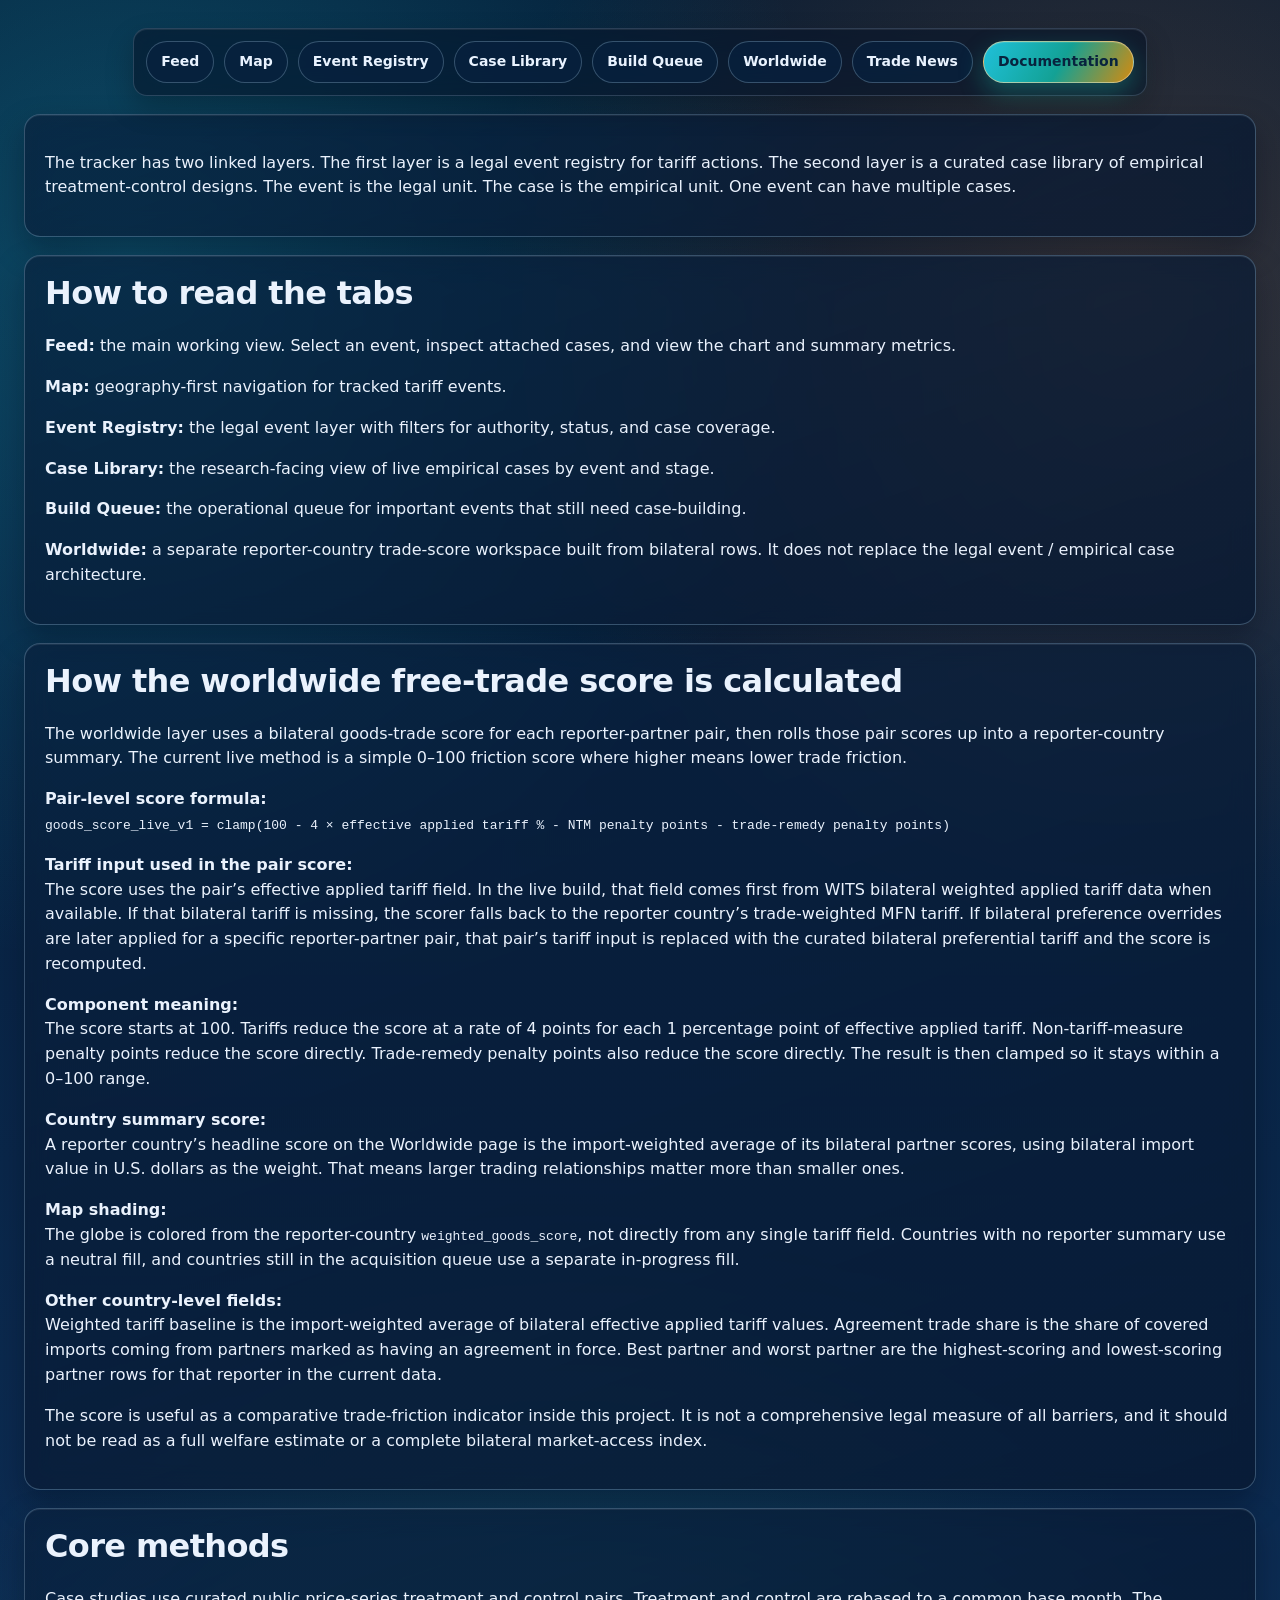
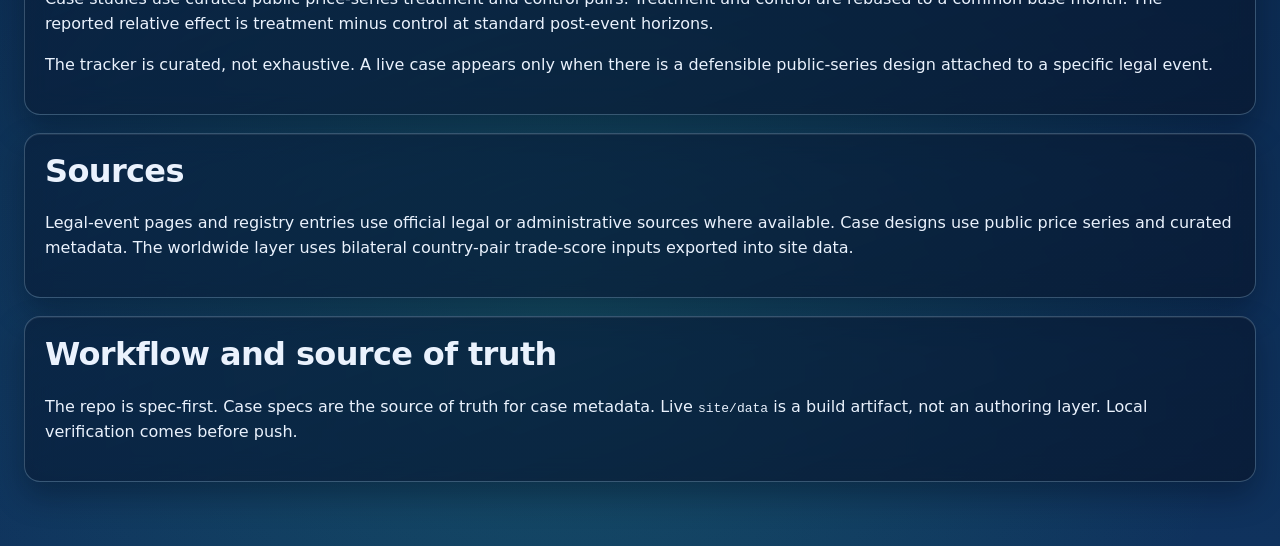
<file: site/docs.html>
﻿<!doctype html>
<html lang="en">
<head>
  <meta charset="UTF-8" />
  <meta name="viewport" content="width=device-width, initial-scale=1.0" />
  <title>Tariff Tracker — Documentation</title>
  <link rel="stylesheet" href="./style.css" />
</head>
<body>
  <main class="wrap">
    <nav class="section-nav" aria-label="Tracker sections">
      <a class="section-tab" href="./index.html?v=20260408d">Feed</a>
      <a class="section-tab" href="./map.html?v=20260408d">Map</a>
      <a class="section-tab" href="./registry.html?v=20260408d">Event Registry</a>
      <a class="section-tab" href="./cases.html?v=20260408d">Case Library</a>
      <a class="section-tab" href="./queue.html?v=20260408d">Build Queue</a>
      <a class="section-tab" href="./world.html?v=20260408d">Worldwide</a>
      <a class="section-tab" href="./news.html?v=20260408d">Trade News</a>
      <a class="section-tab is-active" href="./docs.html?v=20260408d">Documentation</a>
    </nav>

    <section class="panel">
      <p>
        The tracker has two linked layers. The first layer is a legal event registry for tariff actions.
        The second layer is a curated case library of empirical treatment-control designs. The event is the legal unit.
        The case is the empirical unit. One event can have multiple cases.
      </p>
    </section>

    <section class="panel">
      <div class="section-head">
        <div>
          <h2>How to read the tabs</h2>
        </div>
      </div>
      <p><strong>Feed:</strong> the main working view. Select an event, inspect attached cases, and view the chart and summary metrics.</p>
      <p><strong>Map:</strong> geography-first navigation for tracked tariff events.</p>
      <p><strong>Event Registry:</strong> the legal event layer with filters for authority, status, and case coverage.</p>
      <p><strong>Case Library:</strong> the research-facing view of live empirical cases by event and stage.</p>
      <p><strong>Build Queue:</strong> the operational queue for important events that still need case-building.</p>
      <p><strong>Worldwide:</strong> a separate reporter-country trade-score workspace built from bilateral rows. It does not replace the legal event / empirical case architecture.</p>
    </section>

    <section class="panel">
      <div class="section-head">
        <div>
          <h2>How the worldwide free-trade score is calculated</h2>
        </div>
      </div>
    
      <p>
        The worldwide layer uses a bilateral goods-trade score for each reporter-partner pair, then rolls those pair scores
        up into a reporter-country summary. The current live method is a simple 0–100 friction score where higher means
        lower trade friction.
      </p>
    
      <p>
        <strong>Pair-level score formula:</strong><br />
        <code>goods_score_live_v1 = clamp(100 - 4 × effective applied tariff % - NTM penalty points - trade-remedy penalty points)</code>
      </p>
    
      <p>
        <strong>Tariff input used in the pair score:</strong><br />
        The score uses the pair’s effective applied tariff field. In the live build, that field comes first from WITS bilateral
        weighted applied tariff data when available. If that bilateral tariff is missing, the scorer falls back to the reporter
        country’s trade-weighted MFN tariff. If bilateral preference overrides are later applied for a specific reporter-partner
        pair, that pair’s tariff input is replaced with the curated bilateral preferential tariff and the score is recomputed.
      </p>
    
      <p>
        <strong>Component meaning:</strong><br />
        The score starts at 100. Tariffs reduce the score at a rate of 4 points for each 1 percentage point of
        effective applied tariff. Non-tariff-measure penalty points reduce the score directly. Trade-remedy penalty points
        also reduce the score directly. The result is then clamped so it stays within a 0–100 range.
      </p>
    
      <p>
        <strong>Country summary score:</strong><br />
        A reporter country’s headline score on the Worldwide page is the import-weighted average of its bilateral partner
        scores, using bilateral import value in U.S. dollars as the weight. That means larger trading relationships matter
        more than smaller ones.
      </p>
    
      <p>
        <strong>Map shading:</strong><br />
        The globe is colored from the reporter-country <code>weighted_goods_score</code>, not directly from any single
        tariff field. Countries with no reporter summary use a neutral fill, and countries still in the acquisition queue
        use a separate in-progress fill.
      </p>
    
      <p>
        <strong>Other country-level fields:</strong><br />
        Weighted tariff baseline is the import-weighted average of bilateral effective applied tariff values. Agreement
        trade share is the share of covered imports coming from partners marked as having an agreement in force. Best partner
        and worst partner are the highest-scoring and lowest-scoring partner rows for that reporter in the current data.
      </p>
    
      <p>
        The score is useful as a comparative trade-friction indicator inside this project. It is not a comprehensive
        legal measure of all barriers, and it should not be read as a full welfare estimate or a complete bilateral
        market-access index.
      </p>
    </section>

    <section class="panel">
      <div class="section-head">
        <div>
          <h2>Core methods</h2>
        </div>
      </div>
      <p>
        Case studies use curated public price-series treatment and control pairs. Treatment and control are rebased to a common base month.
        The reported relative effect is treatment minus control at standard post-event horizons.
      </p>
      <p>
        The tracker is curated, not exhaustive. A live case appears only when there is a defensible public-series design attached to a specific legal event.
      </p>
    </section>

    <section class="panel">
      <div class="section-head">
        <div>
          <h2>Sources</h2>
        </div>
      </div>
      <p>
        Legal-event pages and registry entries use official legal or administrative sources where available.
        Case designs use public price series and curated metadata.
        The worldwide layer uses bilateral country-pair trade-score inputs exported into site data.
      </p>
    </section>

    <section class="panel">
      <div class="section-head">
        <div>
          <h2>Workflow and source of truth</h2>
        </div>
      </div>
      <p>
        The repo is spec-first. Case specs are the source of truth for case metadata.
        Live <code>site/data</code> is a build artifact, not an authoring layer.
        Local verification comes before push.
      </p>
    </section>
  </main>
</body>
</html>
</file>
<file: site/style.css>
body {
  font-family: Arial, sans-serif;
  margin: 0;
  background: #f5f5f5;
  color: #111;
}

.wrap {
  max-width: 1100px;
  margin: 0 auto;
  padding: 24px;
}

.panel {
  background: white;
  border: 1px solid #ddd;
  padding: 16px;
  margin-bottom: 16px;
  border-radius: 8px;
}

.sub {
  color: #666;
}

.controls {
  display: flex;
  gap: 24px;
  flex-wrap: wrap;
  align-items: end;
}

.control-block {
  display: flex;
  flex-direction: column;
  gap: 8px;
}

.control-actions {
  display: flex;
  align-items: end;
}

.secondary-button {
  padding: 9px 14px;
  border: 1px solid #ccc;
  border-radius: 6px;
  background: #f7f7f7;
  color: #111;
  font: inherit;
  cursor: pointer;
  white-space: nowrap;
}

.secondary-button:hover {
  background: #ececec;
}

.stats {
  display: flex;
  gap: 24px;
  margin-top: 14px;
  flex-wrap: wrap;
}

.stats div {
  display: flex;
  flex-direction: column;
  gap: 4px;
  min-width: 90px;
}

.diagnostics {
  margin-top: 18px;
  display: grid;
  grid-template-columns: repeat(auto-fit, minmax(180px, 1fr));
  gap: 12px;
}

.diag-card {
  border: 1px solid #e2e2e2;
  border-radius: 6px;
  padding: 10px 12px;
  background: #fafafa;
  display: flex;
  flex-direction: column;
  gap: 6px;
}

.methodology {
  margin-top: 18px;
}

.methodology h4 {
  margin-bottom: 8px;
}

.methodology p {
  margin: 0;
  line-height: 1.45;
}

.downloads {
  margin-top: 16px;
  display: flex;
  gap: 10px;
  flex-wrap: wrap;
}

.downloads a {
  display: inline-block;
  padding: 8px 12px;
  border: 1px solid #ccc;
  border-radius: 6px;
  background: #f7f7f7;
  color: #111;
  text-decoration: none;
  font-size: 14px;
}

.downloads a:hover {
  background: #ececec;
}

select,
input[type="text"] {
  padding: 8px;
  min-width: 320px;
  border: 1px solid #ccc;
  border-radius: 6px;
  font: inherit;
  background: white;
}

.meta {
  color: #444;
}

.source-line {
  color: #555;
  margin-top: 6px;
  margin-bottom: 0;
}

.source-line a,
.table-source-link {
  color: #1f5fbf;
  text-decoration: none;
}

.source-line a:hover,
.table-source-link:hover {
  text-decoration: underline;
}

.caveat {
  color: #666;
}

.robustness {
  color: #222;
  font-weight: 600;
}

#caseTitle {
  margin-top: 18px;
  margin-bottom: 6px;
}

.section-head {
  display: flex;
  justify-content: space-between;
  align-items: flex-end;
  gap: 16px;
  margin-bottom: 12px;
}

.section-head h2 {
  margin: 0 0 6px 0;
}

.portfolio-sub {
  margin: 0;
}

.summary-strip {
  display: grid;
  grid-template-columns: repeat(auto-fit, minmax(150px, 1fr));
  gap: 12px;
  margin-bottom: 14px;
}

.summary-card {
  border: 1px solid #e2e2e2;
  border-radius: 8px;
  background: #fafafa;
  padding: 12px;
  display: flex;
  flex-direction: column;
  gap: 6px;
}

.summary-label {
  font-size: 13px;
  color: #666;
}

.summary-card strong {
  font-size: 24px;
  font-variant-numeric: tabular-nums;
}

.filters-bar {
  display: flex;
  gap: 16px;
  flex-wrap: wrap;
  margin-bottom: 14px;
}

.toolbar-bar {
  display: flex;
  gap: 16px;
  flex-wrap: wrap;
  align-items: end;
  justify-content: space-between;
  margin-bottom: 14px;
}

.toolbar-actions {
  display: flex;
  gap: 10px;
  align-items: end;
}

.filter-block {
  display: flex;
  flex-direction: column;
  gap: 6px;
}

.search-block {
  flex: 1 1 320px;
}

.search-block input {
  min-width: 320px;
  width: 100%;
}

.filter-block select {
  min-width: 220px;
}

.table-wrap {
  overflow-x: auto;
}

.data-table {
  width: 100%;
  border-collapse: collapse;
  font-size: 14px;
}

.data-table th,
.data-table td {
  border-bottom: 1px solid #e6e6e6;
  padding: 10px 12px;
  text-align: left;
  vertical-align: top;
}

.data-table th {
  background: #fafafa;
  font-weight: 700;
  white-space: nowrap;
}

.data-table tbody tr:hover td {
  background: #fafafa;
}

.data-table tbody tr.is-clickable {
  cursor: pointer;
}

.data-table tbody tr.is-selected td {
  background: #e8f0ff;
}

.data-table tbody tr.is-selected:hover td {
  background: #e8f0ff;
}

.data-table tbody tr.is-selected td:first-child {
  box-shadow: inset 4px 0 0 #4a6cf7;
}

.data-table .num {
  font-variant-numeric: tabular-nums;
  white-space: nowrap;
}

.data-table .muted {
  color: #666;
}

.badge {
  display: inline-block;
  padding: 3px 8px;
  border-radius: 999px;
  border: 1px solid #d7d7d7;
  background: #fafafa;
  font-size: 12px;
  line-height: 1.2;
  white-space: nowrap;
}

.badge.sign-positive {
  border-color: #b9d9b9;
  background: #f3fbf3;
}

.badge.sign-negative {
  border-color: #e0c2c2;
  background: #fff5f5;
}

.badge.sign-mixed {
  border-color: #d9d1b4;
  background: #fffaf0;
}

.badge.conf-high {
  border-color: #b9d9b9;
  background: #f3fbf3;
}

.badge.conf-medium {
  border-color: #d9d1b4;
  background: #fffaf0;
}

.badge.conf-low {
  border-color: #e0c2c2;
  background: #fff5f5;
}

@media (max-width: 820px) {
  .wrap {
    padding: 16px;
  }

  select,
  input[type="text"] {
    min-width: 260px;
    width: 100%;
  }

  .control-block,
  .filter-block,
  .control-actions,
  .toolbar-actions {
    width: 100%;
  }

  .filter-block select,
  .search-block input {
    min-width: 260px;
  }

  .secondary-button {
    width: 100%;
  }
}

.hero-panel {
  display: grid;
  grid-template-columns: minmax(0, 2.1fr) minmax(280px, 1fr);
  gap: 24px;
  padding: 24px;
  border-color: #d9e2ff;
  background: linear-gradient(180deg, #fbfcff 0%, #f5f8ff 100%);
}

.eyebrow {
  margin: 0 0 10px;
  font-size: 12px;
  font-weight: 700;
  letter-spacing: 0.08em;
  text-transform: uppercase;
  color: #4a6cf7;
}

.hero-panel h1 {
  margin: 0 0 12px;
  font-size: 40px;
  line-height: 1.05;
}

.hero-lead {
  max-width: 760px;
  margin: 0;
  font-size: 18px;
  line-height: 1.5;
  color: #344054;
}

.hero-pill-row {
  display: flex;
  gap: 10px;
  flex-wrap: wrap;
  margin-top: 16px;
}

.hero-pill {
  display: inline-flex;
  align-items: center;
  padding: 7px 12px;
  border: 1px solid #d8e1ff;
  border-radius: 999px;
  background: #ffffff;
  color: #2d3d6b;
  font-size: 13px;
}

.hero-side {
  border-left: 1px solid #d8e1ff;
  padding-left: 24px;
}

.hero-side h2 {
  margin: 0 0 8px;
  font-size: 18px;
}

.hero-side p {
  margin: 0;
  color: #4b5565;
  line-height: 1.55;
}

.controls-upgraded {
  border-color: #e4e7ec;
}

.controls-upgraded .control-block {
  flex: 1 1 280px;
}

.controls-upgraded label {
  font-size: 13px;
  font-weight: 700;
  color: #344054;
}

.controls-upgraded .control-actions {
  margin-left: auto;
}

.spotlight-panel {
  padding: 22px;
}

.spotlight-grid {
  display: grid;
  grid-template-columns: repeat(2, minmax(0, 1fr));
  gap: 16px;
  margin-bottom: 18px;
}

.spotlight-card {
  min-height: 180px;
  padding: 18px;
  border: 1px solid #e4e7ec;
  border-radius: 12px;
  background: #fcfdff;
}

.spotlight-label {
  margin: 0 0 10px;
  font-size: 12px;
  font-weight: 700;
  letter-spacing: 0.08em;
  text-transform: uppercase;
  color: #667085;
}

.spotlight-card h2,
.spotlight-card h3 {
  margin: 0 0 8px;
  line-height: 1.12;
}

.spotlight-card h2 {
  font-size: 30px;
}

.spotlight-card h3 {
  font-size: 24px;
}

.spotlight-card #caseTitle {
  margin: 0 0 8px;
}

.spotlight-card .meta,
.spotlight-card .caveat,
.spotlight-card .robustness,
.spotlight-card .source-line {
  margin: 0 0 8px;
  line-height: 1.5;
}

.results-shell {
  padding-top: 18px;
  border-top: 1px solid #e4e7ec;
}

.results-head {
  align-items: center;
}

.results-head h3 {
  margin: 0 0 6px;
}

.results-head .downloads {
  margin-top: 0;
}

.stats-cards {
  gap: 12px;
  margin-top: 0;
}

.stat-card {
  flex: 1 1 160px;
  min-width: 150px;
  padding: 14px 16px;
  border: 1px solid #e4e7ec;
  border-radius: 12px;
  background: #fafcff;
}

.stat-label {
  display: block;
  margin-bottom: 8px;
  font-size: 12px;
  font-weight: 700;
  letter-spacing: 0.06em;
  text-transform: uppercase;
  color: #667085;
}

.stat-card strong {
  display: block;
  font-size: 30px;
  line-height: 1;
  font-variant-numeric: tabular-nums;
}

.details-grid {
  display: grid;
  grid-template-columns: minmax(260px, 0.9fr) minmax(0, 1.3fr);
  gap: 16px;
  margin-top: 18px;
  align-items: start;
}

.methodology-card {
  margin-top: 0;
  padding: 16px;
  border: 1px solid #e4e7ec;
  border-radius: 12px;
  background: #fcfdff;
}

.diagnostics-tight {
  margin-top: 0;
}

.diagnostics-tight .diag-card {
  border-radius: 10px;
  background: #fcfdff;
}

.chart-panel canvas {
  width: 100%;
}

@media (max-width: 920px) {
  .hero-panel,
  .spotlight-grid,
  .details-grid {
    grid-template-columns: 1fr;
  }

  .hero-side {
    border-left: 0;
    border-top: 1px solid #d8e1ff;
    padding-left: 0;
    padding-top: 16px;
  }
}

@media (max-width: 820px) {
  .hero-panel h1 {
    font-size: 32px;
  }

  .hero-lead {
    font-size: 16px;
  }

  .spotlight-card h2 {
    font-size: 26px;
  }

  .spotlight-card h3 {
    font-size: 22px;
  }

  .stat-card {
    min-width: calc(50% - 12px);
  }
}

@media (max-width: 640px) {
  .stat-card {
    min-width: 100%;
  }
}

.table-title-row {
  display: flex;
  align-items: center;
  gap: 8px;
  flex-wrap: wrap;
  margin-bottom: 4px;
}

.table-title {
  font-weight: 600;
  color: #111;
}

.table-subrow {
  color: #667085;
  font-size: 12px;
  line-height: 1.35;
}

.table-note-cell {
  max-width: 420px;
}

.primary-badge {
  border-color: #cad8ff;
  background: #eef3ff;
  color: #3152b3;
}

.metric-pill {
  display: inline-flex;
  align-items: center;
  justify-content: center;
  min-width: 68px;
  padding: 4px 9px;
  border-radius: 999px;
  border: 1px solid #d7d7d7;
  font-size: 12px;
  font-weight: 700;
  line-height: 1.2;
  font-variant-numeric: tabular-nums;
  white-space: nowrap;
}

.metric-positive {
  border-color: #b9d9b9;
  background: #f3fbf3;
  color: #1d6b39;
}

.metric-negative {
  border-color: #e0c2c2;
  background: #fff5f5;
  color: #a23434;
}

.metric-neutral {
  border-color: #d8dee6;
  background: #f7f8fa;
  color: #5f6b7a;
}

.badge.status-current {
  border-color: #b9d9b9;
  background: #f3fbf3;
}

.badge.status-historical {
  border-color: #d9d1b4;
  background: #fffaf0;
}

.badge.status-invalidated {
  border-color: #e0c2c2;
  background: #fff5f5;
}

.badge.status-paused {
  border-color: #d9d1b4;
  background: #fffaf0;
}

.badge.status-other {
  border-color: #d8dee6;
  background: #f7f8fa;
}

.badge.cases-live {
  border-color: #cfe0ff;
  background: #eef4ff;
  color: #3255b2;
}

.badge.cases-empty {
  border-color: #d8dee6;
  background: #f7f8fa;
  color: #5f6b7a;
}

.event-evidence-panel {
  padding-top: 22px;
}

.event-case-grid {
  display: grid;
  grid-template-columns: repeat(auto-fit, minmax(320px, 1fr));
  gap: 16px;
}

.event-case-card {
  display: flex;
  flex-direction: column;
  gap: 14px;
  min-height: 240px;
  padding: 18px;
  border: 1px solid #e4e7ec;
  border-radius: 16px;
  background: linear-gradient(180deg, #ffffff 0%, #fbfcff 100%);
  box-shadow: 0 2px 8px rgba(16, 24, 40, 0.04);
  cursor: pointer;
  transition: border-color 0.15s ease, box-shadow 0.15s ease, transform 0.15s ease;
}

.event-case-card:hover {
  border-color: #cdd6e6;
  box-shadow: 0 8px 18px rgba(16, 24, 40, 0.08);
  transform: translateY(-1px);
}

.event-case-card.is-selected {
  border-color: #9cb6ff;
  background: linear-gradient(180deg, #f7faff 0%, #eef4ff 100%);
  box-shadow: 0 0 0 2px rgba(74, 108, 247, 0.12);
}

.event-case-top {
  display: flex;
  justify-content: space-between;
  align-items: flex-start;
  gap: 14px;
}

.event-case-heading {
  min-width: 0;
  flex: 1 1 auto;
}

.event-case-badges {
  display: flex;
  gap: 8px;
  flex-wrap: wrap;
  justify-content: flex-end;
}

.event-case-metrics {
  display: grid;
  grid-template-columns: repeat(4, minmax(0, 1fr));
  gap: 10px;
}

.event-case-metric {
  display: flex;
  flex-direction: column;
  gap: 6px;
  padding: 10px 12px;
  border: 1px solid #e8edf5;
  border-radius: 12px;
  background: #ffffff;
}

.event-case-metric span:first-child {
  font-size: 11px;
  font-weight: 700;
  letter-spacing: 0.06em;
  text-transform: uppercase;
  color: #667085;
}

.event-case-note {
  color: #475467;
  line-height: 1.5;
  font-size: 14px;
}

.event-case-footer {
  margin-top: auto;
  padding-top: 4px;
  border-top: 1px solid #eef2f6;
}

.event-case-open {
  font-size: 13px;
  font-weight: 700;
  color: #3152b3;
}

.event-case-empty {
  padding: 20px;
  border: 1px dashed #d0d5dd;
  border-radius: 14px;
  background: #fafbfc;
  color: #667085;
}

@media (max-width: 820px) {
  .event-case-metrics {
    grid-template-columns: repeat(2, minmax(0, 1fr));
  }

  .event-case-top {
    flex-direction: column;
    align-items: stretch;
  }

  .event-case-badges {
    justify-content: flex-start;
  }
}

@media (max-width: 560px) {
  .event-case-metrics {
    grid-template-columns: 1fr;
  }
}

.portfolio-map-panel {
  padding-top: 22px;
}

.portfolio-stage-grid {
  display: grid;
  grid-template-columns: repeat(auto-fit, minmax(360px, 1fr));
  gap: 16px;
}

.portfolio-stage-card {
  display: flex;
  flex-direction: column;
  gap: 14px;
  padding: 18px;
  border: 1px solid #e4e7ec;
  border-radius: 16px;
  background: linear-gradient(180deg, #ffffff 0%, #fbfcff 100%);
  box-shadow: 0 2px 8px rgba(16, 24, 40, 0.04);
  cursor: pointer;
  transition: border-color 0.15s ease, box-shadow 0.15s ease, transform 0.15s ease;
}

.portfolio-stage-card:hover {
  border-color: #cdd6e6;
  box-shadow: 0 8px 18px rgba(16, 24, 40, 0.08);
  transform: translateY(-1px);
}

.portfolio-stage-card.is-selected {
  border-color: #9cb6ff;
  background: linear-gradient(180deg, #f7faff 0%, #eef4ff 100%);
  box-shadow: 0 0 0 2px rgba(74, 108, 247, 0.12);
}

.portfolio-stage-card-top {
  display: flex;
  justify-content: space-between;
  align-items: flex-start;
  gap: 14px;
}

.portfolio-stage-card-copy h3 {
  margin: 0 0 6px;
  font-size: 20px;
  line-height: 1.15;
}

.portfolio-stage-meta {
  margin: 0;
}

.portfolio-stage-card-badges {
  display: flex;
  gap: 8px;
  flex-wrap: wrap;
  justify-content: flex-end;
}

.portfolio-stage-lane {
  display: grid;
  grid-template-columns: repeat(2, minmax(0, 1fr));
  gap: 10px;
}

.portfolio-stage-slot {
  display: flex;
  flex-direction: column;
  gap: 8px;
  min-height: 110px;
  padding: 12px;
  border: 1px solid #e8edf5;
  border-radius: 12px;
  background: #ffffff;
  text-align: left;
  font: inherit;
}

.portfolio-stage-slot.is-filled {
  cursor: pointer;
  transition: border-color 0.15s ease, background 0.15s ease, transform 0.15s ease;
}

.portfolio-stage-slot.is-filled:hover {
  border-color: #cbd5e1;
  background: #fcfdff;
  transform: translateY(-1px);
}

.portfolio-stage-slot.is-filled.is-selected {
  border-color: #9cb6ff;
  background: #eef4ff;
}

.portfolio-stage-slot.is-empty {
  background: #fafbfc;
  color: #667085;
}

.portfolio-stage-slot-head {
  display: flex;
  justify-content: space-between;
  align-items: center;
  gap: 10px;
}

.portfolio-stage-name {
  font-size: 11px;
  font-weight: 700;
  letter-spacing: 0.06em;
  text-transform: uppercase;
  color: #667085;
}

.portfolio-stage-count {
  font-size: 11px;
  color: #667085;
  white-space: nowrap;
}

.portfolio-stage-case {
  font-weight: 600;
  color: #111827;
  line-height: 1.35;
}

.portfolio-stage-slot-meta {
  display: flex;
  align-items: center;
  gap: 8px;
  flex-wrap: wrap;
  margin-top: auto;
}

.portfolio-stage-slot-empty {
  color: #98a2b3;
  font-size: 13px;
  line-height: 1.4;
}

.portfolio-stage-empty {
  padding: 20px;
  border: 1px dashed #d0d5dd;
  border-radius: 14px;
  background: #fafbfc;
  color: #667085;
}

@media (max-width: 860px) {
  .portfolio-stage-lane {
    grid-template-columns: 1fr;
  }

  .portfolio-stage-card-top {
    flex-direction: column;
    align-items: stretch;
  }

  .portfolio-stage-card-badges {
    justify-content: flex-start;
  }
}

.section-nav {
  position: sticky;
  top: 0;
  z-index: 30;
  display: flex;
  gap: 10px;
  flex-wrap: wrap;
  align-items: center;
  margin-bottom: 18px;
  padding: 12px;
  border: 1px solid #d8e1f0;
  border-radius: 14px;
  background: rgba(250, 252, 255, 0.94);
  backdrop-filter: blur(10px);
  box-shadow: 0 6px 16px rgba(19, 33, 68, 0.06);
}

.section-tab {
  appearance: none;
  border: 1px solid #d6dfef;
  background: #ffffff;
  color: #27446d;
  border-radius: 999px;
  padding: 9px 14px;
  font: inherit;
  font-size: 14px;
  font-weight: 600;
  cursor: pointer;
  transition: background 0.15s ease, border-color 0.15s ease, color 0.15s ease, transform 0.15s ease;
}

.section-tab:hover {
  background: #f3f7ff;
  border-color: #c4d3f0;
  transform: translateY(-1px);
}

.section-tab.is-active {
  background: #1f5fbf;
  border-color: #1f5fbf;
  color: #ffffff;
}

.map-shell {
  border-color: #dbe4f2;
  background: linear-gradient(180deg, #fcfdff 0%, #f6f9ff 100%);
}

.map-placeholder {
  display: grid;
  grid-template-columns: minmax(0, 1.4fr) minmax(260px, 0.9fr);
  gap: 18px;
  padding: 22px;
  border: 1px dashed #c8d6ea;
  border-radius: 14px;
  background:
    radial-gradient(circle at 20% 20%, rgba(31, 95, 191, 0.07), transparent 35%),
    radial-gradient(circle at 80% 70%, rgba(31, 95, 191, 0.05), transparent 30%),
    #fbfcff;
}

.map-placeholder-main strong {
  display: block;
  margin-bottom: 8px;
  font-size: 18px;
  color: #16345f;
}

.map-placeholder-main p {
  margin: 0;
  line-height: 1.6;
  color: #44556f;
  max-width: 760px;
}

.map-placeholder-meta {
  display: flex;
  gap: 10px;
  flex-wrap: wrap;
  align-content: flex-start;
}

@media (max-width: 820px) {
  .section-nav {
    top: 8px;
    padding: 10px;
  }

  .section-tab {
    width: 100%;
    justify-content: center;
  }

  .map-placeholder {
    grid-template-columns: 1fr;
  }
}

.section-tab {
  text-decoration: none;
  display: inline-flex;
  align-items: center;
  justify-content: center;
}

.compact-hero {
  padding-top: 20px;
  padding-bottom: 20px;
}

.page-shell-panel {
  border-color: #dbe4f2;
  background: linear-gradient(180deg, #fcfdff 0%, #f7faff 100%);
}

.page-shell-placeholder {
  padding: 22px;
  border: 1px dashed #c8d6ea;
  border-radius: 14px;
  background:
    radial-gradient(circle at 20% 20%, rgba(31, 95, 191, 0.07), transparent 35%),
    radial-gradient(circle at 80% 70%, rgba(31, 95, 191, 0.05), transparent 30%),
    #fbfcff;
}

.page-shell-placeholder strong {
  display: block;
  margin-bottom: 8px;
  font-size: 18px;
  color: #16345f;
}

.page-shell-placeholder p {
  margin: 0 0 14px;
  line-height: 1.6;
  color: #44556f;
  max-width: 760px;
}

.page-shell-tags {
  display: flex;
  gap: 10px;
  flex-wrap: wrap;
}

.intel-feed-panel {
  padding-top: 22px;
}

.intel-feed-grid {
  display: grid;
  grid-template-columns: repeat(auto-fit, minmax(320px, 1fr));
  gap: 16px;
}

.intel-feed-card {
  display: flex;
  flex-direction: column;
  gap: 12px;
  min-height: 280px;
  padding: 18px;
  border: 1px solid #dbe4f2;
  border-radius: 16px;
  background: linear-gradient(180deg, #ffffff 0%, #fbfcff 100%);
  box-shadow: 0 2px 8px rgba(16, 24, 40, 0.04);
  cursor: pointer;
  transition: border-color 0.15s ease, box-shadow 0.15s ease, transform 0.15s ease;
}

.intel-feed-card:hover {
  border-color: #c7d4e8;
  box-shadow: 0 8px 18px rgba(16, 24, 40, 0.08);
  transform: translateY(-1px);
}

.intel-feed-card.is-selected {
  border-color: #9cb6ff;
  background: linear-gradient(180deg, #f7faff 0%, #eef4ff 100%);
  box-shadow: 0 0 0 2px rgba(74, 108, 247, 0.12);
}

.intel-feed-card-top {
  display: flex;
  justify-content: space-between;
  align-items: flex-start;
  gap: 12px;
}

.intel-feed-card-badges {
  display: flex;
  gap: 8px;
  flex-wrap: wrap;
}

.intel-feed-card-date {
  color: #667085;
  font-size: 13px;
  white-space: nowrap;
}

.intel-feed-card h3 {
  margin: 0;
  font-size: 22px;
  line-height: 1.18;
  color: #13213a;
}

.intel-feed-scope {
  margin: 0;
  color: #4b5b72;
  font-size: 14px;
  line-height: 1.45;
}

.intel-feed-summary {
  margin: 0;
  color: #475467;
  line-height: 1.55;
}

.intel-feed-meta {
  display: flex;
  justify-content: space-between;
  gap: 12px;
  flex-wrap: wrap;
  color: #667085;
  font-size: 13px;
}

.intel-feed-evidence {
  margin-top: auto;
  padding: 14px;
  border: 1px solid #e5ebf5;
  border-radius: 12px;
  background: #ffffff;
}

.intel-feed-evidence-empty {
  background: #fafbfc;
}

.intel-feed-evidence-head {
  display: flex;
  justify-content: space-between;
  gap: 10px;
  align-items: center;
  margin-bottom: 8px;
}

.intel-feed-evidence-label {
  font-size: 11px;
  font-weight: 700;
  letter-spacing: 0.06em;
  text-transform: uppercase;
  color: #667085;
}

.intel-feed-evidence-title {
  font-weight: 600;
  color: #111827;
  line-height: 1.4;
  margin-bottom: 6px;
}

.intel-feed-evidence-meta {
  color: #667085;
  font-size: 13px;
  line-height: 1.45;
}

.intel-feed-empty {
  padding: 20px;
  border: 1px dashed #d0d5dd;
  border-radius: 14px;
  background: #fafbfc;
  color: #667085;
}

@media (max-width: 820px) {
  .intel-feed-card-top,
  .intel-feed-meta,
  .intel-feed-evidence-head {
    flex-direction: column;
    align-items: flex-start;
  }
}

.map-live-panel {
  border-color: #dbe4f2;
  background: linear-gradient(180deg, #fcfdff 0%, #f7faff 100%);
}

.map-live-layout {
  display: grid;
  grid-template-columns: minmax(0, 1.6fr) minmax(320px, 0.9fr);
  gap: 18px;
  align-items: start;
}

.map-viewport {
  border: 1px solid #d9e3f2;
  border-radius: 16px;
  background: #ffffff;
  padding: 12px;
  min-height: 560px;
}

.tariff-map-svg {
  width: 100%;
  height: 520px;
  display: block;
}

.map-country {
  stroke: #ffffff;
  stroke-width: 0.8;
  cursor: pointer;
  transition: fill 0.15s ease, stroke 0.15s ease, opacity 0.15s ease;
}

.map-country:hover {
  stroke: #21497f;
  stroke-width: 1.2;
  opacity: 0.95;
}

.map-country.is-selected {
  stroke: #13213a;
  stroke-width: 1.8;
}

.map-inspector {
  display: flex;
  flex-direction: column;
  gap: 16px;
}

.map-inspector-section {
  border: 1px solid #dbe4f2;
  border-radius: 16px;
  background: #ffffff;
  padding: 16px;
}

.map-event-list {
  display: flex;
  flex-direction: column;
  gap: 10px;
  margin-top: 12px;
}

.map-event-card {
  appearance: none;
  border: 1px solid #e5ebf5;
  border-radius: 12px;
  background: #fbfcff;
  text-align: left;
  padding: 12px;
  cursor: pointer;
  transition: border-color 0.15s ease, background 0.15s ease, transform 0.15s ease;
}

.map-event-card:hover {
  border-color: #c7d4e8;
  background: #f5f8ff;
  transform: translateY(-1px);
}

.map-event-card-top {
  display: flex;
  gap: 8px;
  flex-wrap: wrap;
  margin-bottom: 8px;
}

.map-event-card-title {
  font-weight: 600;
  color: #13213a;
  line-height: 1.4;
  margin-bottom: 6px;
}

.map-event-card-meta,
.map-event-card-note {
  color: #667085;
  font-size: 13px;
  line-height: 1.45;
}

.map-event-empty {
  padding: 14px;
  border: 1px dashed #d0d5dd;
  border-radius: 12px;
  background: #fafbfc;
  color: #667085;
}

.global-card {
  background: #fafbfc;
}

@media (max-width: 980px) {
  .map-live-layout {
    grid-template-columns: 1fr;
  }

  .map-viewport {
    min-height: 0;
  }
}

:root {
  --cei-navy: #15355c;
  --cei-blue: #1f5fbf;
  --cei-blue-2: #3d7be0;
  --cei-ink: #13213a;
  --cei-text: #41536b;
  --cei-text-soft: #667892;
  --cei-bg: #f4f7fb;
  --cei-panel: #ffffff;
  --cei-panel-2: #f8fbff;
  --cei-border: #d8e3f0;
  --cei-border-strong: #bfd0e6;
  --cei-border-soft: #e7eef7;
  --cei-shadow-sm: 0 2px 8px rgba(16, 24, 40, 0.05);
  --cei-shadow-md: 0 10px 24px rgba(17, 32, 63, 0.08);
  --cei-shadow-lg: 0 16px 36px rgba(17, 32, 63, 0.12);
  --cei-radius-sm: 10px;
  --cei-radius-md: 14px;
  --cei-radius-lg: 18px;
  --cei-radius-xl: 22px;
}

html {
  scroll-behavior: smooth;
}

body {
  font-family: Inter, ui-sans-serif, system-ui, -apple-system, BlinkMacSystemFont, "Segoe UI", sans-serif;
  background:
    radial-gradient(circle at top left, rgba(61, 123, 224, 0.08), transparent 28%),
    radial-gradient(circle at top right, rgba(21, 53, 92, 0.05), transparent 30%),
    var(--cei-bg);
  color: var(--cei-ink);
  line-height: 1.55;
}

.wrap {
  max-width: 1240px;
  padding: 28px 24px 48px;
}

.panel {
  background: var(--cei-panel);
  border: 1px solid var(--cei-border);
  border-radius: var(--cei-radius-lg);
  box-shadow: var(--cei-shadow-sm);
  padding: 20px;
}

h1, h2, h3, h4 {
  color: var(--cei-ink);
  letter-spacing: -0.02em;
}

h1 {
  font-size: clamp(34px, 4vw, 46px);
  line-height: 1.05;
}

h2 {
  font-size: clamp(24px, 2.6vw, 32px);
  line-height: 1.12;
}

h3 {
  line-height: 1.2;
}

.sub,
.meta,
.caveat,
.source-line,
.table-subrow,
.summary-label {
  color: var(--cei-text);
}

.eyebrow,
.spotlight-label,
.intel-feed-evidence-label,
.portfolio-stage-name {
  color: var(--cei-blue);
}

a {
  color: var(--cei-blue);
}

a:hover {
  color: var(--cei-navy);
}

.hero-panel {
  border-color: var(--cei-border-strong);
  border-radius: var(--cei-radius-xl);
  background:
    linear-gradient(180deg, rgba(255, 255, 255, 0.96), rgba(248, 251, 255, 0.96)),
    var(--cei-panel);
  box-shadow: var(--cei-shadow-md);
}

.hero-main h1,
.hero-copy h1 {
  color: var(--cei-navy);
}

.hero-lead,
.hero-text,
.hero-side p {
  color: var(--cei-text);
}

.hero-pill,
.hero-note {
  border-color: var(--cei-border);
  background: linear-gradient(180deg, #ffffff 0%, var(--cei-panel-2) 100%);
  color: var(--cei-navy);
}

.hero-side {
  border-color: var(--cei-border);
}

.section-nav {
  border: 1px solid var(--cei-border);
  border-radius: var(--cei-radius-md);
  background: rgba(255, 255, 255, 0.92);
  box-shadow: var(--cei-shadow-sm);
}

.section-tab {
  border-color: var(--cei-border);
  background: #ffffff;
  color: var(--cei-navy);
  font-weight: 600;
}

.section-tab:hover {
  background: #f2f7ff;
  border-color: var(--cei-border-strong);
  color: var(--cei-blue);
}

.section-tab.is-active {
  background: linear-gradient(180deg, var(--cei-blue) 0%, #1a55ab 100%);
  border-color: var(--cei-blue);
  color: #ffffff;
  box-shadow: inset 0 0 0 1px rgba(255,255,255,0.06);
}

.secondary-button,
.downloads a {
  border: 1px solid var(--cei-border);
  border-radius: 999px;
  background: linear-gradient(180deg, #ffffff 0%, var(--cei-panel-2) 100%);
  color: var(--cei-navy);
  font-weight: 600;
}

.secondary-button:hover,
.downloads a:hover {
  background: #edf4ff;
  border-color: var(--cei-border-strong);
  color: var(--cei-blue);
}

select,
input[type="text"] {
  border: 1px solid var(--cei-border);
  border-radius: 12px;
  background: #ffffff;
  color: var(--cei-ink);
  box-shadow: inset 0 1px 0 rgba(255,255,255,0.75);
}

select:focus,
input[type="text"]:focus {
  outline: none;
  border-color: var(--cei-blue);
  box-shadow:
    0 0 0 3px rgba(31, 95, 191, 0.12),
    inset 0 1px 0 rgba(255,255,255,0.75);
}

.compact-hero,
.page-shell-panel,
.map-shell {
  border-color: var(--cei-border);
  background:
    linear-gradient(180deg, #ffffff 0%, var(--cei-panel-2) 100%);
}

.spotlight-card,
.event-card,
.case-card,
.stat-card,
.summary-card,
.diag-card,
.methodology-card,
.guide-card,
.event-case-card,
.intel-feed-card,
.intel-feed-evidence,
.portfolio-stage-card,
.portfolio-stage-slot,
.map-inspector-section,
.map-event-card {
  border-color: var(--cei-border);
  background: linear-gradient(180deg, #ffffff 0%, var(--cei-panel-2) 100%);
  box-shadow: var(--cei-shadow-sm);
}

.spotlight-card.is-selected,
.event-case-card.is-selected,
.intel-feed-card.is-selected,
.portfolio-stage-card.is-selected,
.portfolio-stage-slot.is-filled.is-selected,
.data-table tbody tr.is-selected td {
  background: linear-gradient(180deg, #f5f9ff 0%, #eaf2ff 100%);
}

.stat-card strong,
.summary-card strong {
  color: var(--cei-navy);
}

.table-title {
  color: var(--cei-ink);
}

.data-table th {
  background: #f6f9fd;
  color: var(--cei-navy);
  border-bottom-color: var(--cei-border);
}

.data-table td {
  border-bottom-color: var(--cei-border-soft);
}

.data-table tbody tr:hover td {
  background: #f8fbff;
}

.badge {
  border-color: var(--cei-border);
  background: #f9fbfe;
  color: var(--cei-navy);
  font-weight: 600;
}

.badge.sign-positive,
.badge.conf-high,
.metric-positive {
  border-color: #c3e2cf;
  background: #f3fbf6;
  color: #23613d;
}

.badge.sign-negative,
.badge.conf-low,
.metric-negative {
  border-color: #ebc5c5;
  background: #fff5f5;
  color: #9b2f2f;
}

.badge.sign-mixed,
.badge.conf-medium,
.metric-neutral {
  border-color: #d9d6bf;
  background: #fffaf0;
  color: #7b6518;
}

.badge.status-current,
.badge.cases-live,
.primary-badge {
  border-color: #c9daf7;
  background: #edf4ff;
  color: #2757a8;
}

.badge.status-historical,
.badge.status-paused,
.badge.cases-empty,
.badge.status-other {
  border-color: var(--cei-border);
  background: #f7f9fc;
  color: var(--cei-text);
}

.badge.status-invalidated {
  border-color: #ebc5c5;
  background: #fff5f5;
  color: #9b2f2f;
}

.metric-pill {
  border-width: 1px;
  box-shadow: inset 0 1px 0 rgba(255,255,255,0.8);
}

.intel-feed-card h3,
.portfolio-stage-card-copy h3,
.event-case-heading .table-title {
  color: var(--cei-navy);
}

.intel-feed-summary,
.event-case-note,
.map-event-card-meta,
.map-event-card-note,
.portfolio-stage-meta,
.portfolio-stage-slot-empty {
  color: var(--cei-text);
}

.map-live-panel,
.map-placeholder,
.page-shell-placeholder {
  border-color: var(--cei-border);
  background:
    radial-gradient(circle at 20% 20%, rgba(61, 123, 224, 0.07), transparent 35%),
    radial-gradient(circle at 80% 70%, rgba(21, 53, 92, 0.05), transparent 30%),
    linear-gradient(180deg, #ffffff 0%, var(--cei-panel-2) 100%);
}

.map-viewport {
  border: 1px solid var(--cei-border);
  border-radius: var(--cei-radius-lg);
  background: linear-gradient(180deg, #ffffff 0%, #f9fbff 100%);
  box-shadow: var(--cei-shadow-sm);
}

.tariff-map-svg {
  filter: saturate(1.03);
}

.map-country {
  stroke: #ffffff;
  stroke-width: 0.85;
}

.map-country:hover {
  stroke: var(--cei-navy);
}

.map-country.is-selected {
  stroke: var(--cei-navy);
  stroke-width: 1.8;
}

.map-event-card:hover,
.event-case-card:hover,
.intel-feed-card:hover,
.portfolio-stage-card:hover,
.portfolio-stage-slot.is-filled:hover {
  border-color: var(--cei-border-strong);
  box-shadow: var(--cei-shadow-md);
}

.map-event-empty,
.portfolio-stage-empty,
.event-case-empty,
.intel-feed-empty {
  border: 1px dashed var(--cei-border-strong);
  border-radius: var(--cei-radius-md);
  background: #f9fbfe;
  color: var(--cei-text);
}

.panel + .panel {
  margin-top: 18px;
}

.section-head {
  margin-bottom: 14px;
}

.filters-bar,
.toolbar-bar,
.controls,
.summary-strip,
.stats,
.diagnostics,
.intel-feed-grid,
.event-case-grid,
.portfolio-stage-grid {
  gap: 14px;
}

.panel,
.summary-card,
.stat-card,
.diag-card,
.map-inspector-section,
.map-event-card,
.intel-feed-card,
.event-case-card,
.portfolio-stage-card,
.portfolio-stage-slot {
  border-radius: 16px;
}

.hero-panel {
  border-radius: 22px;
}

.data-table th:first-child {
  border-top-left-radius: 12px;
}

.data-table th:last-child {
  border-top-right-radius: 12px;
}

@media (max-width: 820px) {
  .wrap {
    padding: 18px 14px 36px;
  }

  .panel {
    padding: 16px;
  }

  .hero-panel {
    border-radius: 18px;
  }
}

.feed-filters-bar {
  margin-bottom: 16px;
  padding: 16px;
  border: 1px solid var(--cei-border);
  border-radius: 16px;
  background: linear-gradient(180deg, #ffffff 0%, var(--cei-panel-2) 100%);
  box-shadow: var(--cei-shadow-sm);
}

.feed-filters-bar .filter-block {
  min-width: 180px;
}

.feed-filters-bar .search-block {
  flex: 1 1 320px;
}

.feed-filters-bar .search-block input {
  min-width: 240px;
}

@media (max-width: 820px) {
  .feed-filters-bar {
    padding: 14px;
  }

  .feed-filters-bar .filter-block,
  .feed-filters-bar .search-block {
    width: 100%;
  }
}

.source-badge {
  border-color: #cfdcf1;
  background: #eef4ff;
  color: var(--cei-navy);
}

.intel-feed-card[data-event-id=""] {
  border-style: solid;
}

.intel-feed-card[data-event-id=""] .intel-feed-evidence-empty {
  background: #f8fbff;
  border-color: var(--cei-border);
}

.feed-shell {
  display: grid;
  grid-template-columns: minmax(0, 1.55fr) minmax(340px, 0.85fr);
  gap: 18px;
  align-items: start;
}

.feed-main-column,
.feed-rail-column {
  display: flex;
  flex-direction: column;
  gap: 18px;
  min-width: 0;
}

.feed-rail-column {
  position: sticky;
  top: 84px;
}

.intel-feed-panel.rail-mode {
  padding: 16px;
  max-height: calc(100vh - 110px);
  overflow: hidden;
  display: flex;
  flex-direction: column;
}

.feed-rail-head {
  display: flex;
  justify-content: space-between;
  align-items: flex-start;
  gap: 12px;
  margin-bottom: 12px;
}

.feed-rail-head h2 {
  font-size: 26px;
  line-height: 1.1;
  margin: 0;
}

.rail-toggle {
  display: none;
}

.feed-filters-bar {
  margin-bottom: 12px;
  max-height: 42vh;
  overflow: auto;
}

.feed-filters-bar .filter-block {
  min-width: 100%;
}

.feed-filters-bar .search-block {
  flex: 1 1 100%;
}

.rail-grid {
  display: flex;
  flex-direction: column;
  gap: 12px;
  overflow: auto;
  padding-right: 4px;
  min-height: 0;
}

.rail-grid .intel-feed-card {
  min-height: 0;
  padding: 14px;
  gap: 10px;
}

.rail-grid .intel-feed-card h3 {
  font-size: 18px;
  line-height: 1.2;
}

.rail-grid .intel-feed-summary {
  font-size: 14px;
  line-height: 1.45;
}

.rail-grid .intel-feed-evidence {
  padding: 12px;
}

@media (max-width: 1180px) {
  .feed-shell {
    grid-template-columns: 1fr;
  }

  .feed-rail-column {
    position: static;
  }

  .intel-feed-panel.rail-mode {
    max-height: none;
  }

  .feed-filters-bar {
    max-height: none;
  }

  .rail-grid {
    overflow: visible;
  }

  .rail-toggle {
    display: inline-flex;
  }
}

@media (max-width: 1180px) {
  .intel-feed-panel.rail-mode.is-collapsed .feed-filters-bar,
  .intel-feed-panel.rail-mode.is-collapsed .rail-grid {
    display: none;
  }
}

.feed-shell {
  grid-template-columns: minmax(0, 1.42fr) minmax(420px, 0.98fr);
  align-items: start;
}

.feed-rail-column {
  min-width: 0;
}

.intel-feed-panel.rail-mode {
  max-height: calc(100vh - 96px);
  padding: 18px;
}

.feed-filters-bar {
  display: grid;
  grid-template-columns: repeat(2, minmax(0, 1fr));
  gap: 10px 12px;
  margin-bottom: 14px;
  padding: 14px;
  max-height: none;
  overflow: visible;
}

.feed-filters-bar .filter-block {
  min-width: 0;
  width: 100%;
}

.feed-filters-bar .search-block {
  grid-column: 1 / -1;
  min-width: 0;
}

.feed-filters-bar .search-block input,
.feed-filters-bar select {
  width: 100%;
  min-width: 0;
}

.rail-grid {
  gap: 10px;
  padding-right: 2px;
  overflow-x: hidden;
}

.rail-grid .intel-feed-card {
  min-height: 0;
  padding: 14px;
  gap: 8px;
  border-radius: 14px;
}

.rail-grid .intel-feed-card-top {
  align-items: flex-start;
  gap: 8px;
}

.rail-grid .intel-feed-card-badges {
  gap: 6px;
}

.rail-grid .intel-feed-card-date {
  margin-left: auto;
  padding-top: 2px;
  font-size: 12px;
  white-space: nowrap;
}

.rail-grid .intel-feed-card h3 {
  margin: 0;
  font-size: 17px;
  line-height: 1.24;
}

.intel-feed-headline-link {
  color: var(--cei-navy);
  text-decoration: none;
}

.intel-feed-headline-link:hover {
  color: var(--cei-blue);
  text-decoration: underline;
}

.rail-grid .intel-feed-scope {
  margin: 0;
  font-size: 13px;
  line-height: 1.4;
}

.rail-grid .intel-feed-summary {
  margin: 0;
  font-size: 13px;
  line-height: 1.42;
  display: -webkit-box;
  -webkit-line-clamp: 3;
  -webkit-box-orient: vertical;
  overflow: hidden;
  line-clamp: 3;
}

.rail-grid .intel-feed-meta {
  font-size: 12px;
  gap: 8px;
}

.rail-grid .intel-feed-evidence {
  padding: 10px 12px;
}

.rail-grid .intel-feed-evidence-title {
  font-size: 14px;
  line-height: 1.35;
}

.rail-grid .intel-feed-evidence-meta {
  font-size: 12px;
  line-height: 1.4;
}

@media (max-width: 1320px) {
  .feed-shell {
    grid-template-columns: minmax(0, 1.3fr) minmax(380px, 0.92fr);
  }
}

@media (max-width: 1180px) {
  .feed-shell {
    grid-template-columns: 1fr;
  }

  .feed-filters-bar {
    grid-template-columns: 1fr;
  }

  .feed-filters-bar .search-block {
    grid-column: auto;
  }

  .rail-grid .intel-feed-summary {
    -webkit-line-clamp: unset;
    line-clamp: unset;
    display: block;
  }
}

.feed-shell {
  grid-template-columns: minmax(0, 1.62fr) minmax(300px, 0.72fr);
  gap: 16px;
}

.feed-rail-column {
  width: 100%;
  min-width: 0;
}

.intel-feed-panel.rail-mode {
  padding: 14px;
  max-height: calc(100vh - 92px);
}

.feed-rail-head {
  margin-bottom: 8px;
}

.feed-rail-head h2 {
  font-size: 20px;
}

.feed-filters-bar {
  display: grid;
  grid-template-columns: 1fr 1fr;
  gap: 8px 10px;
  margin-bottom: 10px;
  padding: 10px;
  border-radius: 12px;
}

.feed-filters-bar .filter-block {
  min-width: 0;
  width: 100%;
  gap: 4px;
}

.feed-filters-bar .search-block {
  grid-column: 1 / -1;
}

.feed-filters-bar label {
  font-size: 11px;
  letter-spacing: 0.02em;
  color: var(--cei-text-soft);
}

.feed-filters-bar input,
.feed-filters-bar select {
  min-width: 0;
  width: 100%;
  padding: 8px 10px;
  font-size: 13px;
  border-radius: 10px;
}

.rail-grid {
  display: flex;
  flex-direction: column;
  gap: 8px;
  overflow-x: hidden;
  padding-right: 2px;
}

.intel-feed-card-compact {
  min-height: 0;
  padding: 10px 11px;
  gap: 6px;
  border-radius: 12px;
  box-shadow: none;
}

.intel-feed-card-compact .compact-top {
  display: flex;
  align-items: flex-start;
  justify-content: space-between;
  gap: 8px;
}

.intel-feed-card-compact .compact-badges {
  display: flex;
  flex-wrap: wrap;
  gap: 5px;
}

.intel-feed-card-compact .compact-date {
  font-size: 11px;
  white-space: nowrap;
  color: var(--cei-text-soft);
  margin-left: 8px;
  padding-top: 2px;
}

.intel-feed-card-compact .badge {
  padding: 2px 7px;
  font-size: 11px;
  line-height: 1.15;
}

.intel-feed-title-compact {
  margin: 0;
  font-size: 14px;
  line-height: 1.28;
  font-weight: 700;
}

.intel-feed-headline-link {
  color: var(--cei-navy);
  text-decoration: none;
}

.intel-feed-headline-link:hover {
  color: var(--cei-blue);
  text-decoration: underline;
}

.intel-feed-meta-line {
  margin: 0;
  font-size: 11px;
  line-height: 1.35;
  color: var(--cei-text-soft);
  overflow: hidden;
  text-overflow: ellipsis;
  white-space: nowrap;
}

.intel-feed-bottom-row {
  display: flex;
  align-items: center;
  gap: 7px;
  min-width: 0;
}

.intel-feed-bottom-text {
  font-size: 11px;
  line-height: 1.3;
  color: var(--cei-text-soft);
  overflow: hidden;
  text-overflow: ellipsis;
  white-space: nowrap;
}

.tracker-badge {
  border-color: #c9daf7;
  background: #edf4ff;
  color: #2757a8;
}

.standalone-badge {
  border-color: var(--cei-border);
  background: #f7f9fc;
  color: var(--cei-text);
}

.rail-grid .intel-feed-summary,
.rail-grid .intel-feed-scope,
.rail-grid .intel-feed-meta,
.rail-grid .intel-feed-evidence {
  display: none;
}

@media (max-width: 1320px) {
  .feed-shell {
    grid-template-columns: minmax(0, 1.42fr) minmax(280px, 0.68fr);
  }
}

@media (max-width: 1180px) {
  .feed-shell {
    grid-template-columns: 1fr;
  }

  .feed-filters-bar {
    grid-template-columns: 1fr;
  }

  .feed-filters-bar .search-block {
    grid-column: auto;
  }

  .intel-feed-panel.rail-mode {
    max-height: none;
  }
}

.feed-shell {
  grid-template-columns: minmax(0, 1.7fr) minmax(270px, 0.62fr);
  gap: 14px;
}

.feed-rail-column {
  min-width: 0;
}

.intel-feed-panel.rail-mode {
  padding: 12px;
  max-height: calc(100vh - 84px);
}

.feed-rail-head {
  margin-bottom: 8px;
}

.feed-rail-head h2 {
  margin: 0;
  font-size: 18px;
  line-height: 1.1;
}

.feed-filter-details {
  margin-bottom: 10px;
  border: 1px solid var(--cei-border);
  border-radius: 12px;
  background: linear-gradient(180deg, #ffffff 0%, var(--cei-panel-2) 100%);
}

.feed-filter-details > summary {
  cursor: pointer;
  list-style: none;
  padding: 9px 11px;
  font-size: 11px;
  font-weight: 700;
  letter-spacing: 0.06em;
  text-transform: uppercase;
  color: var(--cei-navy);
}

.feed-filter-details > summary::-webkit-details-marker {
  display: none;
}

.feed-filter-details[open] > summary {
  border-bottom: 1px solid var(--cei-border);
}

.feed-filter-details .feed-filters-bar {
  margin: 0;
  padding: 10px;
  border: 0;
  box-shadow: none;
  background: transparent;
  display: grid;
  grid-template-columns: 1fr;
  gap: 8px;
}

.feed-filter-details .feed-filters-bar .filter-block {
  min-width: 0;
  width: 100%;
  gap: 3px;
}

.feed-filter-details .feed-filters-bar .search-block {
  grid-column: auto;
}

.feed-filter-details .feed-filters-bar label {
  font-size: 11px;
  color: var(--cei-text-soft);
}

.feed-filter-details .feed-filters-bar input,
.feed-filter-details .feed-filters-bar select {
  width: 100%;
  min-width: 0;
  padding: 7px 9px;
  font-size: 12px;
  border-radius: 10px;
}

.rail-grid {
  display: flex;
  flex-direction: column;
  gap: 6px;
  overflow-x: hidden;
  padding-right: 2px;
}

.intel-feed-item {
  padding: 9px 10px;
  border: 1px solid var(--cei-border);
  border-radius: 12px;
  background: linear-gradient(180deg, #ffffff 0%, #fbfcff 100%);
  transition: border-color 0.15s ease, background 0.15s ease;
}

.intel-feed-item.is-linked {
  cursor: pointer;
}

.intel-feed-item.is-linked:hover {
  border-color: var(--cei-border-strong);
  background: #f8fbff;
}

.intel-feed-item.is-selected {
  border-color: #9cb6ff;
  background: linear-gradient(180deg, #f5f9ff 0%, #eaf2ff 100%);
}

.intel-feed-item-top {
  display: flex;
  align-items: center;
  justify-content: space-between;
  gap: 8px;
  margin-bottom: 5px;
}

.intel-feed-item-tags {
  display: flex;
  gap: 5px;
  flex-wrap: wrap;
  min-width: 0;
}

.intel-feed-pill {
  display: inline-flex;
  align-items: center;
  padding: 2px 7px;
  border-radius: 999px;
  border: 1px solid var(--cei-border);
  background: #f7f9fc;
  color: var(--cei-navy);
  font-size: 10px;
  font-weight: 700;
  line-height: 1.15;
  white-space: nowrap;
}

.intel-feed-pill.status-current {
  border-color: #c9daf7;
  background: #edf4ff;
  color: #2757a8;
}

.intel-feed-pill.status-historical,
.intel-feed-pill.status-paused,
.intel-feed-pill.status-other {
  border-color: var(--cei-border);
  background: #f7f9fc;
  color: var(--cei-text);
}

.intel-feed-pill.status-invalidated {
  border-color: #ebc5c5;
  background: #fff5f5;
  color: #9b2f2f;
}

.intel-feed-pill.source-pill {
  border-color: #d5dfef;
  background: #f3f7fd;
  color: var(--cei-text);
}

.intel-feed-item-date {
  flex: 0 0 auto;
  font-size: 10px;
  color: var(--cei-text-soft);
  white-space: nowrap;
}

.intel-feed-item-headline {
  display: block;
  margin: 0 0 4px;
  color: var(--cei-navy);
  text-decoration: none;
  font-size: 13px;
  font-weight: 700;
  line-height: 1.28;
}

.intel-feed-item-headline:hover {
  color: var(--cei-blue);
  text-decoration: underline;
}

.intel-feed-item-headline.no-link {
  color: var(--cei-navy);
}

.intel-feed-item-subline {
  font-size: 10px;
  line-height: 1.35;
  color: var(--cei-text-soft);
}

.rail-grid .intel-feed-card,
.rail-grid .intel-feed-summary,
.rail-grid .intel-feed-scope,
.rail-grid .intel-feed-meta,
.rail-grid .intel-feed-evidence {
  display: none;
}

@media (max-width: 1320px) {
  .feed-shell {
    grid-template-columns: minmax(0, 1.45fr) minmax(250px, 0.58fr);
  }
}

@media (max-width: 1180px) {
  .feed-shell {
    grid-template-columns: 1fr;
  }

  .intel-feed-panel.rail-mode {
    max-height: none;
  }
}

.world-top-grid {
  display: grid;
  grid-template-columns: repeat(auto-fit, minmax(320px, 1fr));
  gap: 16px;
  margin-bottom: 16px;
}

.world-ranking-card {
  display: flex;
  flex-direction: column;
  gap: 12px;
  padding: 18px;
  border: 1px solid var(--cei-border);
  border-radius: 16px;
  background: linear-gradient(180deg, #ffffff 0%, var(--cei-panel-2) 100%);
  box-shadow: var(--cei-shadow-sm);
}

.world-ranking-list {
  display: flex;
  flex-direction: column;
  gap: 10px;
}

.world-ranking-item {
  display: flex;
  justify-content: space-between;
  align-items: center;
  gap: 12px;
  padding: 10px 12px;
  border: 1px solid var(--cei-border);
  border-radius: 12px;
  background: #ffffff;
}

.world-ranking-copy {
  min-width: 0;
  flex: 1 1 auto;
}

.world-ranking-copy strong {
  display: block;
  color: var(--cei-navy);
  line-height: 1.35;
  margin-bottom: 2px;
}

.world-ranking-copy span {
  display: block;
  color: var(--cei-text);
  font-size: 13px;
  line-height: 1.4;
}

.world-ranking-empty {
  padding: 14px;
  border: 1px dashed var(--cei-border-strong);
  border-radius: 12px;
  background: #f9fbfe;
  color: var(--cei-text);
}

.world-note {
  margin-bottom: 16px;
  padding: 14px 16px;
  border: 1px solid var(--cei-border);
  border-radius: 14px;
  background: linear-gradient(180deg, #ffffff 0%, var(--cei-panel-2) 100%);
  color: var(--cei-text);
  line-height: 1.55;
}

.world-note strong {
  color: var(--cei-navy);
}

.world-table-note {
  min-width: 320px;
  max-width: 480px;
  color: var(--cei-text);
  line-height: 1.45;
  font-size: 13px;
}

.world-table .num {
  font-variant-numeric: tabular-nums;
  white-space: nowrap;
}

@media (max-width: 820px) {
  .world-table-note {
    min-width: 220px;
  }

  .world-ranking-item {
    align-items: flex-start;
    flex-direction: column;
  }
}

.world-map-layout {
  display: grid;
  grid-template-columns: minmax(0, 1.45fr) minmax(320px, 0.9fr);
  gap: 16px;
  margin-bottom: 16px;
  align-items: start;
}

.world-map-panel,
.world-country-card,
.world-partner-card {
  border: 1px solid var(--cei-border);
  border-radius: 16px;
  background: linear-gradient(180deg, #ffffff 0%, var(--cei-panel-2) 100%);
  box-shadow: var(--cei-shadow-sm);
}

.world-map-panel {
  padding: 16px;
}

.world-map-legend {
  display: flex;
  gap: 12px;
  flex-wrap: wrap;
  margin-bottom: 12px;
}

.world-legend-item {
  display: inline-flex;
  align-items: center;
  gap: 8px;
  color: var(--cei-text);
  font-size: 13px;
}

.world-legend-swatch {
  width: 18px;
  height: 12px;
  border-radius: 999px;
  border: 1px solid var(--cei-border);
  display: inline-block;
}

.legend-na {
  background: #eef3f7;
}

.legend-low {
  background: #d7e5f7;
}

.legend-mid {
  background: #97b9ea;
}

.legend-high {
  background: #1f5fbf;
}

.world-country-map-svg {
  width: 100%;
  height: 560px;
  display: block;
}

.world-country-shape {
  stroke: #ffffff;
  stroke-width: 0.85;
  transition: fill 0.15s ease, opacity 0.15s ease, stroke 0.15s ease;
}

.world-country-shape:hover {
  stroke: var(--cei-navy);
  stroke-width: 1.2;
  opacity: 0.96;
}

.world-country-shape.is-selected {
  stroke: var(--cei-navy);
  stroke-width: 1.8;
}

.world-inspector {
  display: flex;
  flex-direction: column;
  gap: 16px;
}

.world-country-card {
  padding: 18px;
}

.world-country-title-row h3 {
  margin: 0 0 6px;
}

.world-country-stat-grid {
  display: grid;
  grid-template-columns: repeat(2, minmax(0, 1fr));
  gap: 10px;
  margin-top: 14px;
}

.world-country-stat {
  padding: 12px;
  border: 1px solid var(--cei-border);
  border-radius: 12px;
  background: #ffffff;
}

.world-country-stat-wide {
  grid-column: 1 / -1;
}

.world-country-stat-label {
  display: block;
  margin-bottom: 6px;
  font-size: 11px;
  font-weight: 700;
  letter-spacing: 0.06em;
  text-transform: uppercase;
  color: var(--cei-text-soft);
}

.world-country-stat strong {
  font-size: 24px;
  line-height: 1.1;
  color: var(--cei-navy);
  font-variant-numeric: tabular-nums;
}

.world-bestworst-grid {
  display: grid;
  grid-template-columns: repeat(2, minmax(0, 1fr));
  gap: 16px;
}

.world-partner-card {
  padding: 16px;
}

.world-partner-card-label {
  display: block;
  margin-bottom: 8px;
  font-size: 11px;
  font-weight: 700;
  letter-spacing: 0.06em;
  text-transform: uppercase;
  color: var(--cei-text-soft);
}

.world-partner-card-title {
  margin-bottom: 8px;
  font-size: 18px;
  font-weight: 700;
  color: var(--cei-navy);
  line-height: 1.25;
}

.world-partner-card-metric {
  font-variant-numeric: tabular-nums;
}

.world-ranking-button {
  appearance: none;
  width: 100%;
  text-align: left;
  cursor: pointer;
  font: inherit;
}

.world-ranking-button:hover {
  border-color: var(--cei-border-strong);
  box-shadow: var(--cei-shadow-md);
}

.world-partner-panel {
  padding-top: 18px;
}

@media (max-width: 980px) {
  .world-map-layout,
  .world-bestworst-grid {
    grid-template-columns: 1fr;
  }

  .world-country-map-svg {
    height: 460px;
  }
}

@media (max-width: 640px) {
  .world-country-stat-grid {
    grid-template-columns: 1fr;
  }

  .world-country-stat-wide {
    grid-column: auto;
  }

  .world-country-map-svg {
    height: 380px;
  }
}

/* Map page polish: larger map, bounded inspector, internal list scrolling */
.map-live-layout {
  grid-template-columns: minmax(0, 2.15fr) minmax(320px, 0.85fr);
  gap: 20px;
  align-items: stretch;
}

.map-viewport {
  min-height: 0;
  height: clamp(720px, 78vh, 980px);
  padding: 14px;
}

.tariff-map-svg {
  height: 100%;
  min-height: 680px;
}

.map-inspector {
  height: clamp(720px, 78vh, 980px);
  min-height: 0;
  overflow: hidden;
}

.map-inspector-section {
  display: flex;
  flex-direction: column;
  flex: 1 1 0;
  min-height: 0;
  overflow: hidden;
}

.map-event-list {
  flex: 1 1 auto;
  min-height: 0;
  overflow: auto;
  padding-right: 4px;
}

@media (max-width: 980px) {
  .map-live-layout {
    grid-template-columns: 1fr;
    align-items: start;
  }

  .map-viewport {
    height: auto;
    min-height: 0;
  }

  .tariff-map-svg {
    height: 620px;
    min-height: 0;
  }

  .map-inspector {
    height: auto;
    overflow: visible;
  }

  .map-inspector-section {
    overflow: visible;
  }

  .map-event-list {
    overflow: visible;
    max-height: none;
    padding-right: 0;
  }
}

@media (max-width: 640px) {
  .tariff-map-svg {
    height: 480px;
  }
}

.section-head .sub:empty,
.hero-main .hero-lead:empty,
.hero-side p:empty,
.world-note:empty {
  display: none;
}

/* Worldwide globe upgrade */
.world-map-layout {
  grid-template-columns: minmax(0, 1.6fr) minmax(320px, 0.82fr);
  align-items: start;
}

.world-map-panel {
  padding: 18px;
}

.world-country-map-svg {
  width: 100%;
  height: 760px;
  display: block;
  cursor: grab;
}

.world-country-map-svg:active {
  cursor: grabbing;
}

.world-globe-sphere {
  fill: #f8fbff;
  stroke: var(--cei-border);
  stroke-width: 1.2;
}

.world-globe-graticule {
  fill: none;
  stroke: rgba(31, 95, 191, 0.16);
  stroke-width: 0.7;
}

.world-country-shape {
  vector-effect: non-scaling-stroke;
}

@media (max-width: 980px) {
  .world-map-layout {
    grid-template-columns: 1fr;
  }

  .world-country-map-svg {
    height: 620px;
  }
}

@media (max-width: 640px) {
  .world-country-map-svg {
    height: 460px;
  }
}

/* Worldwide trade-route ships */
.world-trade-arc {
  fill: none;
  stroke: rgba(31, 95, 191, 0.88);
  stroke-linecap: round;
  pointer-events: none;
}

.world-trade-ship {
  pointer-events: none;
  filter: drop-shadow(0 1px 2px rgba(19, 33, 58, 0.22));
}

.world-trade-ship .ship-hull {
  fill: #15355c;
}

.world-trade-ship .ship-deck {
  fill: #f8fbff;
  stroke: #15355c;
  stroke-width: 0.7;
}

.world-trade-ship .ship-stack {
  fill: #1f5fbf;
}

/* Worldwide globe trade polish */
.world-globe-sphere {
  fill: #eef6ff;
  stroke: #bfd0e6;
  stroke-width: 1.2;
}

.world-globe-graticule {
  fill: none;
  stroke: rgba(31, 95, 191, 0.14);
  stroke-width: 0.65;
}

.world-trade-arc {
  fill: none;
  stroke: rgba(31, 95, 191, 0.18);
  stroke-width: 1.1;
  stroke-linecap: round;
  stroke-dasharray: 3 8;
  pointer-events: none;
}

.world-trade-ship {
  pointer-events: none;
  filter: drop-shadow(0 1px 2px rgba(19, 33, 58, 0.18));
}

.world-trade-ship .ship-hull {
  fill: #15355c;
}

.world-trade-ship .ship-deck {
  fill: #f8fbff;
  stroke: #15355c;
  stroke-width: 0.7;
}

.world-trade-ship .ship-stack {
  fill: #1f5fbf;
}

/* Worldwide page: stage is the background, rails float on top */
body.world-page {
  background:
    radial-gradient(circle at 50% 22%, rgba(74, 128, 214, 0.14), transparent 22%),
    radial-gradient(circle at top left, rgba(61, 123, 224, 0.06), transparent 22%),
    radial-gradient(circle at top right, rgba(21, 53, 92, 0.05), transparent 24%),
    linear-gradient(180deg, #071321 0%, #09192c 42%, #0b2038 100%);
}

body.world-page .hero-panel {
  display: none;
}

body.world-page .world-wrap {
  max-width: none;
  width: auto;
  padding: 8px 10px 12px;
}

body.world-page .section-nav {
  position: sticky;
  top: 8px;
  z-index: 50;
  margin-bottom: 10px;
  background: rgba(10, 21, 38, 0.78);
  border-color: rgba(186, 205, 233, 0.20);
  box-shadow: 0 14px 28px rgba(0, 0, 0, 0.24);
  backdrop-filter: blur(12px);
}

body.world-page .section-tab {
  background: rgba(255, 255, 255, 0.06);
  border-color: rgba(186, 205, 233, 0.18);
  color: #d7e6ff;
}

body.world-page .section-tab:hover {
  background: rgba(255, 255, 255, 0.10);
  border-color: rgba(186, 205, 233, 0.28);
  color: #ffffff;
}

body.world-page .section-tab.is-active {
  background: linear-gradient(180deg, #2c6fd6 0%, #1f5fbf 100%);
  border-color: #2c6fd6;
  color: #ffffff;
}

body.world-page #worldCountrySection {
  background: transparent;
  border: 0;
  box-shadow: none;
  padding: 0;
  margin-bottom: 0;
}

body.world-page .world-command-stage {
  position: relative;
  display: grid;
  grid-template-columns: 260px minmax(0, 1fr) 330px;
  gap: 14px;
  min-height: calc(100vh - 84px);
  padding: 72px 14px 14px;
  overflow: hidden;
  isolation: isolate;
  border: 0;
  border-radius: 0;
  background:
    radial-gradient(circle at 50% 52%, rgba(111, 158, 255, 0.15), transparent 18%),
    radial-gradient(circle at 50% 52%, rgba(255, 255, 255, 0.04), transparent 38%),
    radial-gradient(circle at 12% 18%, rgba(255, 255, 255, 0.14) 0 1px, transparent 1.7px),
    radial-gradient(circle at 84% 14%, rgba(255, 255, 255, 0.10) 0 1px, transparent 1.7px),
    radial-gradient(circle at 72% 64%, rgba(255, 255, 255, 0.10) 0 1px, transparent 1.8px),
    radial-gradient(circle at 28% 72%, rgba(255, 255, 255, 0.10) 0 1px, transparent 1.8px),
    linear-gradient(180deg, #04101f 0%, #071a2f 52%, #0a2139 100%);
  box-shadow: none;
}

body.world-page .world-command-stage::after {
  content: "";
  position: absolute;
  inset: 0;
  pointer-events: none;
  z-index: 0;
  background:
    radial-gradient(circle at 50% 56%, rgba(193, 220, 255, 0.15), transparent 10%),
    radial-gradient(circle at 50% 56%, rgba(61, 123, 224, 0.08), transparent 22%);
}

body.world-page .world-command-stage>.summary-strip {
  position: absolute;
  top: 10px;
  left: 288px;
  right: 356px;
  z-index: 6;
  margin: 0;
  grid-template-columns: repeat(4, minmax(0, 1fr));
  gap: 10px;
}

body.world-page .world-command-stage>.summary-strip .summary-card,
body.world-page .world-command-stage .filters-bar,
body.world-page .world-command-stage .toolbar-bar,
body.world-page .world-command-stage .world-ranking-card,
body.world-page .world-command-stage .world-note,
body.world-page .world-command-stage .world-country-card,
body.world-page .world-command-stage .world-partner-card,
body.world-page .world-command-stage .world-partner-panel-rail {
  background: rgba(7, 19, 38, 0.60);
  border: 1px solid rgba(186, 205, 233, 0.18);
  box-shadow: 0 16px 30px rgba(0, 0, 0, 0.18);
  backdrop-filter: blur(12px);
}

body.world-page .world-command-stage .summary-label,
body.world-page .world-command-stage .sub,
body.world-page .world-command-stage .meta,
body.world-page .world-command-stage .world-note,
body.world-page .world-command-stage .world-ranking-copy span,
body.world-page .world-command-stage .world-legend-item,
body.world-page .world-command-stage .world-country-stat-label,
body.world-page .world-command-stage .world-partner-card-label,
body.world-page .world-command-stage .filter-block label,
body.world-page .world-command-stage .table-subrow,
body.world-page .world-command-stage .world-table-note {
  color: #c9d6ea;
}

body.world-page .world-command-stage h3,
body.world-page .world-command-stage .summary-card strong,
body.world-page .world-command-stage .world-ranking-copy strong,
body.world-page .world-command-stage .world-country-title-row h3,
body.world-page .world-command-stage .world-country-stat strong,
body.world-page .world-command-stage .world-partner-card-title,
body.world-page .world-command-stage .table-title,
body.world-page .world-command-stage .data-table th,
body.world-page .world-command-stage .data-table td {
  color: #f5f9ff;
}

body.world-page .world-command-stage a {
  color: #8fb8ff;
}

body.world-page .world-command-rail {
  position: relative;
  z-index: 5;
  min-width: 0;
}

body.world-page .world-command-rail-left {
  display: flex;
  flex-direction: column;
  gap: 10px;
  max-height: calc(100vh - 118px);
  overflow: auto;
  padding-right: 2px;
}

body.world-page .world-command-rail-right {
  display: flex;
  flex-direction: column;
  gap: 12px;
  max-height: calc(100vh - 118px);
  overflow: auto;
  padding-right: 2px;
}

body.world-page .world-command-stage .filters-bar,
body.world-page .world-command-stage .toolbar-bar {
  flex-direction: column;
  align-items: stretch;
  gap: 10px;
  margin-bottom: 0;
  padding: 12px;
  border-radius: 16px;
}

body.world-page .world-command-stage .filters-bar .filter-block,
body.world-page .world-command-stage .toolbar-bar .filter-block,
body.world-page .world-command-stage .toolbar-bar .toolbar-actions {
  width: 100%;
}

body.world-page .world-command-stage .filters-bar .search-block {
  flex: 0 0 auto;
}

body.world-page .world-command-stage .toolbar-bar .toolbar-actions {
  flex-direction: column;
}

body.world-page .world-command-stage .toolbar-bar .secondary-button {
  width: 100%;
  justify-content: center;
  background: rgba(255, 255, 255, 0.08);
  border-color: rgba(186, 205, 233, 0.18);
  color: #f5f9ff;
}

body.world-page .world-command-stage .toolbar-bar .secondary-button:hover {
  background: rgba(255, 255, 255, 0.12);
  border-color: rgba(186, 205, 233, 0.28);
  color: #ffffff;
}

body.world-page .world-command-stage .filters-bar input,
body.world-page .world-command-stage .filters-bar select,
body.world-page .world-command-stage .toolbar-bar select {
  min-width: 0;
  width: 100%;
  background: rgba(245, 249, 255, 0.96);
}

body.world-page .world-command-stage .world-top-grid {
  grid-template-columns: 1fr;
  gap: 10px;
  margin-bottom: 0;
}

body.world-page .world-command-stage .world-ranking-card {
  padding: 14px;
  border-radius: 16px;
}

body.world-page .world-command-stage .world-ranking-button {
  background: rgba(255, 255, 255, 0.04);
  border-color: rgba(186, 205, 233, 0.14);
}

body.world-page .world-command-stage .world-note {
  margin-bottom: 0;
  font-size: 12px;
  line-height: 1.4;
}

body.world-page .world-map-panel {
  grid-column: 1 / -1;
  grid-row: 1;
  z-index: 1;
  min-height: 0;
  padding: 0;
  border: 0;
  border-radius: 0;
  background: transparent;
  box-shadow: none;
  display: grid;
  grid-template-rows: auto auto 1fr;
  align-content: start;
}

body.world-page .world-map-panel .section-head {
  justify-content: center;
  text-align: center;
  margin-top: 6px;
  margin-bottom: 8px;
}

body.world-page .world-map-panel .section-head h3 {
  font-size: 28px;
  line-height: 1.05;
  letter-spacing: -0.03em;
}

body.world-page .world-map-legend {
  justify-content: center;
  gap: 14px;
  margin-bottom: 6px;
}

body.world-page .world-country-map-svg {
  height: calc(100vh - 152px);
  min-height: 620px;
  max-height: 980px;
  filter: drop-shadow(0 28px 46px rgba(0, 0, 0, 0.30));
}

body.world-page .world-country-card,
body.world-page .world-partner-card,
body.world-page .world-ranking-card,
body.world-page .world-partner-panel-rail {
  border-radius: 18px;
}

body.world-page .world-country-card {
  padding: 16px;
}

body.world-page .world-country-stat {
  background: rgba(255, 255, 255, 0.06);
  border-color: rgba(186, 205, 233, 0.16);
}

body.world-page .world-bestworst-grid {
  grid-template-columns: repeat(2, minmax(0, 1fr));
  gap: 12px;
}

body.world-page .world-partner-panel-rail {
  display: flex;
  flex-direction: column;
  min-height: 0;
  flex: 1 1 auto;
  padding: 14px;
}

body.world-page .world-partner-panel-rail .section-head {
  margin-bottom: 8px;
}

body.world-page .world-partner-panel-rail .table-wrap {
  flex: 1 1 auto;
  min-height: 0;
  overflow: auto;
}

body.world-page .world-partner-panel-rail .data-table {
  min-width: 720px;
  font-size: 13px;
}

body.world-page .world-partner-panel-rail .data-table th {
  background: rgba(255, 255, 255, 0.06);
  border-bottom-color: rgba(186, 205, 233, 0.16);
}

body.world-page .world-partner-panel-rail .data-table td {
  border-bottom-color: rgba(186, 205, 233, 0.12);
}

body.world-page .world-partner-panel-rail .data-table tbody tr:hover td {
  background: rgba(255, 255, 255, 0.04);
}

body.world-page .world-table-note {
  min-width: 240px;
  max-width: 320px;
  font-size: 12px;
}

@media (max-width: 1480px) {
  body.world-page .world-command-stage {
    grid-template-columns: 240px minmax(0, 1fr) 300px;
  }

  body.world-page .world-command-stage>.summary-strip {
    left: 266px;
    right: 324px;
  }
}

@media (max-width: 1180px) {
  body.world-page .hero-panel {
    display: block;
  }

  body.world-page .world-wrap {
    max-width: 1240px;
    padding-left: 14px;
    padding-right: 14px;
  }

  body.world-page .world-command-stage {
    grid-template-columns: 1fr;
    gap: 14px;
    min-height: 0;
    padding: 16px;
    border-radius: 20px;
  }

  body.world-page .world-command-stage>.summary-strip {
    position: static;
    left: auto;
    right: auto;
    grid-template-columns: repeat(2, minmax(0, 1fr));
  }

  body.world-page .world-command-rail-left,
  body.world-page .world-command-rail-right {
    max-height: none;
    overflow: visible;
    padding-right: 0;
  }

  body.world-page .world-country-map-svg {
    height: 620px;
    min-height: 0;
    max-height: none;
  }

  body.world-page .world-partner-panel-rail .table-wrap {
    overflow: auto;
  }
}

@media (max-width: 640px) {
  body.world-page .world-command-stage>.summary-strip {
    grid-template-columns: 1fr;
  }

  body.world-page .world-country-map-svg {
    height: 460px;
  }
}

/* Center the top tab bar on all pages */
.section-nav,
body.world-page .section-nav {
  width: fit-content;
  max-width: min(calc(100% - 16px), 1400px);
  margin-left: auto;
  margin-right: auto;
  justify-content: center;
}

@media (max-width: 820px) {

  .section-nav,
  body.world-page .section-nav {
    width: auto;
    max-width: none;
  }
}

/* Worldwide: explicit center map with collapsible right rail */
body.world-page .world-command-stage {
  display: grid;
  grid-template-columns: 250px minmax(0, 1fr) 380px;
  grid-template-rows: auto 1fr;
  gap: 16px;
  align-items: start;
  min-height: calc(100vh - 112px);
  padding: 16px;
}

body.world-page .world-command-stage>.summary-strip {
  position: static;
  grid-column: 1 / -1;
  grid-row: 1;
  margin: 0 0 8px;
}

body.world-page .world-command-rail-left {
  grid-column: 1;
  grid-row: 2;
  max-height: calc(100vh - 196px);
  overflow: auto;
  padding-right: 4px;
}

body.world-page .world-map-panel {
  grid-column: 2;
  grid-row: 2;
  align-self: start;
  padding-top: 8px;
}

body.world-page .world-map-panel .section-head {
  margin-top: 2px;
}

body.world-page .world-country-map-svg {
  height: calc(100vh - 248px);
  min-height: 560px;
  max-height: 880px;
}

body.world-page .world-command-rail-right {
  grid-column: 3;
  grid-row: 2;
  display: flex;
  flex-direction: column;
  gap: 12px;
  max-height: calc(100vh - 196px);
  overflow: auto;
  padding-right: 4px;
}

body.world-page .world-rail-details {
  margin: 0;
  border: 1px solid rgba(186, 205, 233, 0.18);
  border-radius: 18px;
  background: rgba(7, 19, 38, 0.58);
  box-shadow: 0 16px 30px rgba(0, 0, 0, 0.18);
  backdrop-filter: blur(14px);
  overflow: hidden;
}

body.world-page .world-rail-details>summary {
  cursor: pointer;
  list-style: none;
  padding: 12px 14px;
  font-size: 12px;
  font-weight: 700;
  letter-spacing: 0.06em;
  text-transform: uppercase;
  color: #f5f9ff;
}

body.world-page .world-rail-details>summary::-webkit-details-marker {
  display: none;
}

body.world-page .world-rail-details[open]>summary {
  border-bottom: 1px solid rgba(186, 205, 233, 0.14);
}

body.world-page .world-rail-details-body {
  display: flex;
  flex-direction: column;
  gap: 12px;
  padding: 12px;
}

body.world-page .world-rail-details-right .world-country-card,
body.world-page .world-rail-details-right .world-partner-card,
body.world-page .world-rail-details-right .world-partner-panel-rail {
  margin: 0;
  padding: 0;
  background: transparent;
  border: 0;
  box-shadow: none;
}

body.world-page .world-rail-details-right .world-country-stat,
body.world-page .world-rail-details-right .world-partner-card {
  background: rgba(255, 255, 255, 0.05);
  border-color: rgba(186, 205, 233, 0.14);
}

body.world-page .world-rail-details-right .world-country-card {
  padding: 0;
}

body.world-page .world-rail-details-right .world-bestworst-grid {
  gap: 12px;
}

body.world-page .world-rail-details-right .world-partner-panel-rail .section-head {
  margin-bottom: 8px;
}

body.world-page .world-rail-details-right .world-partner-panel-rail .table-wrap {
  max-height: 340px;
  overflow: auto;
}

body.world-page .world-rail-details-right .world-partner-panel-rail .data-table {
  min-width: 720px;
}

@media (max-width: 1320px) {
  body.world-page .world-command-stage {
    grid-template-columns: 230px minmax(0, 1fr) 340px;
  }
}

@media (max-width: 1180px) {
  body.world-page .world-command-stage {
    grid-template-columns: 1fr;
    grid-template-rows: auto auto auto auto;
    min-height: 0;
  }

  body.world-page .world-command-stage>.summary-strip,
  body.world-page .world-command-rail-left,
  body.world-page .world-map-panel,
  body.world-page .world-command-rail-right {
    grid-column: 1;
    grid-row: auto;
  }

  body.world-page .world-command-rail-left,
  body.world-page .world-command-rail-right {
    max-height: none;
    overflow: visible;
    padding-right: 0;
  }

  body.world-page .world-country-map-svg {
    height: 620px;
    min-height: 0;
    max-height: none;
  }
}

/* Worldwide inspector: move old bottom content into right-side tabs */
body.world-page .world-command-stage {
  grid-template-columns: 250px minmax(0, 1fr) 390px;
}

body.world-page .world-command-rail-right {
  display: flex;
  flex-direction: column;
  min-height: 0;
}

body.world-page .world-inspector-shell {
  display: flex;
  flex-direction: column;
  min-height: 0;
  max-height: calc(100vh - 196px);
  border: 1px solid rgba(186, 205, 233, 0.18);
  border-radius: 18px;
  background: rgba(7, 19, 38, 0.58);
  box-shadow: 0 16px 30px rgba(0, 0, 0, 0.18);
  backdrop-filter: blur(14px);
  overflow: hidden;
}

body.world-page .world-inspector-tabs {
  display: grid;
  grid-template-columns: repeat(2, minmax(0, 1fr));
  gap: 8px;
  padding: 12px;
  border-bottom: 1px solid rgba(186, 205, 233, 0.14);
  background: rgba(255, 255, 255, 0.03);
}

body.world-page .world-inspector-tab {
  appearance: none;
  border: 1px solid rgba(186, 205, 233, 0.16);
  border-radius: 999px;
  background: rgba(255, 255, 255, 0.05);
  color: #d7e6ff;
  padding: 9px 12px;
  font: inherit;
  font-size: 12px;
  font-weight: 700;
  letter-spacing: 0.04em;
  cursor: pointer;
  transition: background 0.15s ease, border-color 0.15s ease, color 0.15s ease;
}

body.world-page .world-inspector-tab:hover {
  background: rgba(255, 255, 255, 0.10);
  border-color: rgba(186, 205, 233, 0.26);
  color: #ffffff;
}

body.world-page .world-inspector-tab.is-active {
  background: linear-gradient(180deg, #2d74df 0%, #1f5fbf 100%);
  border-color: #2d74df;
  color: #ffffff;
}

body.world-page .world-inspector-panel {
  display: flex;
  flex-direction: column;
  gap: 12px;
  min-height: 0;
  padding: 12px;
  overflow: auto;
}

body.world-page .world-inspector-panel[hidden] {
  display: none;
}

body.world-page .world-inspector-shell .world-country-card,
body.world-page .world-inspector-shell .world-partner-card,
body.world-page .world-inspector-shell .world-partner-panel-rail {
  margin: 0;
  background: transparent;
  border: 0;
  box-shadow: none;
}

body.world-page .world-inspector-shell .world-country-card,
body.world-page .world-inspector-shell .world-partner-panel-rail {
  padding: 0;
}

body.world-page .world-inspector-shell .world-country-stat,
body.world-page .world-inspector-shell .world-partner-card {
  background: rgba(255, 255, 255, 0.05);
  border-color: rgba(186, 205, 233, 0.14);
}

body.world-page .world-inspector-shell .world-bestworst-grid {
  gap: 12px;
}

body.world-page .world-inspector-shell .world-partner-panel-rail {
  display: flex;
  flex-direction: column;
  min-height: 0;
}

body.world-page .world-inspector-shell .world-partner-panel-rail .section-head {
  margin-bottom: 8px;
}

body.world-page .world-inspector-shell .world-partner-panel-rail .table-wrap {
  max-height: calc(100vh - 340px);
  min-height: 0;
  overflow: auto;
}

body.world-page .world-inspector-shell .world-partner-panel-rail .data-table {
  min-width: 720px;
}

@media (max-width: 1360px) {
  body.world-page .world-command-stage {
    grid-template-columns: 230px minmax(0, 1fr) 350px;
  }
}

@media (max-width: 1180px) {
  body.world-page .world-inspector-shell {
    max-height: none;
  }

  body.world-page .world-inspector-panel {
    overflow: visible;
  }

  body.world-page .world-inspector-shell .world-partner-panel-rail .table-wrap {
    max-height: none;
  }
}

/* Worldwide condense pass: remove top HUD, move aggregates to bottom bar, eliminate desktop page scroll */
body.world-page {
  overflow: hidden;
}

body.world-page .world-wrap {
  height: 100vh;
  display: flex;
  flex-direction: column;
  box-sizing: border-box;
  padding: 8px 8px 10px;
}

body.world-page #worldCountrySection {
  flex: 1 1 auto;
  min-height: 0;
}

body.world-page .world-command-stage {
  grid-template-columns: 236px minmax(0, 1fr) 360px;
  grid-template-rows: 1fr;
  gap: 12px;
  height: 100%;
  min-height: 0;
  padding: 10px 12px 64px;
  overflow: hidden;
}

body.world-page .summary-strip {
  display: none;
}

body.world-page .world-footer-bar {
  position: absolute;
  left: 256px;
  right: 376px;
  bottom: 10px;
  z-index: 8;
  display: flex;
  align-items: center;
  justify-content: center;
  gap: 12px;
  min-height: 38px;
  padding: 8px 16px;
  border: 1px solid rgba(186, 205, 233, 0.18);
  border-radius: 999px;
  background: rgba(7, 19, 38, 0.64);
  box-shadow: 0 16px 30px rgba(0, 0, 0, 0.18);
  backdrop-filter: blur(14px);
}

body.world-page .world-footer-metric {
  display: inline-flex;
  align-items: baseline;
  gap: 8px;
  min-width: 0;
  white-space: nowrap;
}

body.world-page .world-footer-label {
  font-size: 11px;
  font-weight: 700;
  letter-spacing: 0.06em;
  text-transform: uppercase;
  color: #c9d6ea;
}

body.world-page .world-footer-metric strong {
  font-size: 18px;
  line-height: 1;
  color: #ffffff;
  font-variant-numeric: tabular-nums;
}

body.world-page .world-footer-separator {
  width: 1px;
  align-self: stretch;
  background: rgba(186, 205, 233, 0.18);
}

body.world-page .world-command-rail-left {
  max-height: calc(100vh - 148px);
  gap: 8px;
}

body.world-page .world-command-rail-right {
  max-height: calc(100vh - 148px);
}

body.world-page .world-map-panel {
  padding-top: 0;
}

body.world-page .world-map-panel .section-head {
  margin-top: 0;
  margin-bottom: 4px;
}

body.world-page .world-map-panel .section-head h3 {
  font-size: 24px;
}

body.world-page .world-map-legend {
  gap: 10px;
  margin-bottom: 2px;
}

body.world-page .world-country-map-svg {
  height: calc(100vh - 212px);
  min-height: 500px;
  max-height: none;
}

body.world-page .world-inspector-shell {
  max-height: calc(100vh - 148px);
}

body.world-page .world-inspector-panel {
  gap: 10px;
  padding: 10px;
}

body.world-page .world-inspector-shell .world-partner-panel-rail .table-wrap {
  max-height: calc(100vh - 308px);
}

body.world-page .world-ranking-card {
  padding: 12px;
}

body.world-page .world-ranking-list {
  gap: 8px;
}

body.world-page .world-ranking-item {
  padding: 8px 10px;
}

body.world-page .world-ranking-copy span {
  font-size: 12px;
  line-height: 1.35;
}

body.world-page .world-note {
  margin-bottom: 0;
  padding: 10px 12px;
  font-size: 11px;
  line-height: 1.35;
}

@media (max-width: 1420px) {
  body.world-page .world-command-stage {
    grid-template-columns: 220px minmax(0, 1fr) 336px;
  }

  body.world-page .world-footer-bar {
    left: 238px;
    right: 352px;
  }
}

@media (max-width: 1180px) {
  body.world-page {
    overflow: auto;
  }

  body.world-page .world-wrap {
    height: auto;
    display: block;
    padding-left: 14px;
    padding-right: 14px;
  }

  body.world-page .world-command-stage {
    grid-template-columns: 1fr;
    grid-template-rows: auto auto auto;
    height: auto;
    min-height: 0;
    padding: 16px;
    overflow: visible;
  }

  body.world-page .world-footer-bar {
    position: static;
    left: auto;
    right: auto;
    bottom: auto;
    margin-top: 6px;
    justify-content: space-between;
    flex-wrap: wrap;
    border-radius: 16px;
  }

  body.world-page .world-command-rail-left,
  body.world-page .world-command-rail-right,
  body.world-page .world-inspector-shell {
    max-height: none;
    overflow: visible;
  }

  body.world-page .world-country-map-svg {
    height: 620px;
    min-height: 0;
  }

  body.world-page .world-inspector-shell .world-partner-panel-rail .table-wrap {
    max-height: none;
  }
}

@media (max-width: 640px) {
  body.world-page .world-footer-bar {
    align-items: flex-start;
    justify-content: flex-start;
  }

  body.world-page .world-footer-separator {
    display: none;
  }

  body.world-page .world-footer-metric {
    width: 100%;
  }
}

/* Worldwide: move legend above right rail and remove map heading space */
body.world-page .world-map-panel {
  padding-top: 0;
}

body.world-page .world-country-map-svg {
  height: calc(100vh - 198px);
}

body.world-page .world-command-rail-right {
  gap: 10px;
}

body.world-page .world-rail-legend-shell {
  flex: 0 0 auto;
  padding: 10px 12px;
  border: 1px solid rgba(186, 205, 233, 0.18);
  border-radius: 18px;
  background: rgba(7, 19, 38, 0.58);
  box-shadow: 0 16px 30px rgba(0, 0, 0, 0.18);
  backdrop-filter: blur(14px);
}

body.world-page .world-map-legend-rail {
  justify-content: flex-start;
  gap: 10px;
  margin: 0;
}

body.world-page .world-map-legend-rail .world-legend-item {
  font-size: 12px;
  line-height: 1.3;
}

@media (max-width: 1180px) {
  body.world-page .world-country-map-svg {
    height: 620px;
  }
}

/* Worldwide: let the globe use the whole stage instead of a center box */
body.world-page .world-command-stage {
  position: relative;
  overflow: hidden;
}

body.world-page .world-map-panel {
  position: absolute;
  inset: 0;
  z-index: 1;
  display: block;
  padding: 0;
  pointer-events: auto;
}

body.world-page .world-country-map-svg {
  width: 100%;
  height: 100%;
  min-height: 0;
  max-height: none;
  display: block;
  overflow: visible;
}

body.world-page .world-command-rail-left,
body.world-page .world-command-rail-right {
  position: relative;
  z-index: 6;
}

body.world-page .world-footer-bar {
  z-index: 8;
}

@media (max-width: 1180px) {
  body.world-page .world-map-panel {
    position: relative;
    inset: auto;
    display: block;
  }

  body.world-page .world-country-map-svg {
    height: 620px;
    overflow: hidden;
  }
}

/* Worldwide depth pass: center globe visually and enrich background */
body.world-page .world-command-stage {
  background:
    radial-gradient(circle at 50% 52%, rgba(94, 139, 224, 0.14), transparent 16%),
    radial-gradient(circle at 50% 56%, rgba(22, 53, 96, 0.22), transparent 34%),
    linear-gradient(180deg, #020915 0%, #061224 42%, #0b2038 100%);
}

body.world-page .world-command-stage::before {
  content: "";
  position: absolute;
  inset: 0;
  z-index: 0;
  pointer-events: none;
  background:
    radial-gradient(circle at 10% 16%, rgba(255, 255, 255, 0.95) 0 1px, transparent 1.8px),
    radial-gradient(circle at 15% 42%, rgba(255, 255, 255, 0.72) 0 1.1px, transparent 2px),
    radial-gradient(circle at 22% 30%, rgba(255, 255, 255, 0.82) 0 1px, transparent 1.9px),
    radial-gradient(circle at 29% 68%, rgba(255, 255, 255, 0.70) 0 1px, transparent 1.8px),
    radial-gradient(circle at 38% 18%, rgba(255, 255, 255, 0.66) 0 1px, transparent 1.8px),
    radial-gradient(circle at 46% 80%, rgba(255, 255, 255, 0.62) 0 1px, transparent 1.9px),
    radial-gradient(circle at 58% 24%, rgba(255, 255, 255, 0.90) 0 1.1px, transparent 2px),
    radial-gradient(circle at 66% 60%, rgba(255, 255, 255, 0.65) 0 1px, transparent 1.8px),
    radial-gradient(circle at 74% 18%, rgba(255, 255, 255, 0.78) 0 1.1px, transparent 2px),
    radial-gradient(circle at 82% 34%, rgba(255, 255, 255, 0.74) 0 1px, transparent 1.8px),
    radial-gradient(circle at 88% 14%, rgba(255, 255, 255, 0.94) 0 1px, transparent 1.8px),
    radial-gradient(circle at 91% 62%, rgba(255, 255, 255, 0.72) 0 1px, transparent 1.8px),
    radial-gradient(circle at 72% 22%, rgba(124, 173, 255, 0.22) 0 2.2px, transparent 5px),
    radial-gradient(circle at 54% 64%, rgba(124, 173, 255, 0.14) 0 1.6px, transparent 4px),
    radial-gradient(circle at 24% 74%, rgba(124, 173, 255, 0.12) 0 1.8px, transparent 4px);
  opacity: 0.88;
}

body.world-page .world-command-stage::after {
  content: "";
  position: absolute;
  inset: 0;
  z-index: 0;
  pointer-events: none;
  background:
    radial-gradient(circle at 50% 48%, rgba(162, 199, 255, 0.10), transparent 14%),
    radial-gradient(circle at 50% 62%, rgba(8, 24, 46, 0.42), transparent 42%),
    radial-gradient(circle at 50% 72%, rgba(255, 255, 255, 0.04), transparent 10%);
}

body.world-page .world-map-panel::before {
  content: "";
  position: absolute;
  inset: 0;
  z-index: 0;
  pointer-events: none;
  background:
    radial-gradient(circle at 50% 50%, rgba(255, 255, 255, 0.05), transparent 18%),
    radial-gradient(circle at 50% 58%, rgba(61, 123, 224, 0.08), transparent 30%),
    radial-gradient(circle at 50% 64%, rgba(2, 9, 21, 0.22), transparent 46%);
}

body.world-page .world-country-map-svg {
  position: relative;
  z-index: 1;
  filter: drop-shadow(0 34px 58px rgba(0, 0, 0, 0.34));
}

/* Worldwide: fixed centered footer band */
body.world-page .world-footer-bar {
  position: fixed;
  left: 50%;
  right: auto;
  bottom: 12px;
  transform: translateX(-50%);
  z-index: 40;
  display: flex;
  align-items: center;
  justify-content: center;
  gap: 12px;
  width: auto;
  min-width: 0;
  max-width: calc(100vw - 700px);
  padding: 8px 18px;
  white-space: nowrap;
  box-sizing: border-box;
}

body.world-page .world-footer-metric {
  flex: 0 0 auto;
}

body.world-page .world-command-stage {
  padding-bottom: 76px;
}

@media (max-width: 1420px) {
  body.world-page .world-footer-bar {
    max-width: calc(100vw - 640px);
  }
}

@media (max-width: 1180px) {
  body.world-page .world-footer-bar {
    position: static;
    left: auto;
    right: auto;
    bottom: auto;
    transform: none;
    display: flex;
    width: auto;
    max-width: none;
    white-space: normal;
  }

  body.world-page .world-command-stage {
    padding-bottom: 16px;
  }
}

/* Worldwide: full-bleed stage with floating glass nav and rails */
body.world-page .world-wrap {
  position: relative;
  width: 100vw;
  max-width: none;
  height: 100vh;
  margin: 0;
  padding: 0;
}

body.world-page .section-nav {
  position: fixed;
  top: 12px;
  left: 50%;
  transform: translateX(-50%);
  z-index: 80;
  margin: 0;
  padding: 0;
  border: 0;
  background: transparent;
  box-shadow: none;
  backdrop-filter: none;
  width: auto;
  max-width: calc(100vw - 24px);
}

body.world-page .section-tab {
  background: rgba(6, 24, 45, 0.56);
  border-color: rgba(184, 222, 245, 0.24);
  box-shadow:
    0 10px 24px rgba(0, 0, 0, 0.22),
    inset 0 1px 0 rgba(255, 255, 255, 0.06);
  backdrop-filter: blur(16px) saturate(1.18);
}

body.world-page .section-tab:hover {
  background: linear-gradient(120deg, rgba(34, 211, 238, 0.26) 0%, rgba(20, 184, 166, 0.22) 100%);
  border-color: rgba(184, 222, 245, 0.4);
}

body.world-page .section-tab.is-active {
  background: linear-gradient(120deg, rgba(34, 211, 238, 0.92) 0%, rgba(20, 184, 166, 0.88) 52%, rgba(245, 158, 11, 0.88) 100%);
  border-color: rgba(255, 218, 153, 0.58);
  color: #07213f;
  box-shadow:
    0 12px 28px rgba(20, 184, 166, 0.34),
    inset 0 1px 0 rgba(255, 255, 255, 0.10);
}

body.world-page #worldCountrySection {
  position: fixed;
  inset: 0;
  margin: 0;
  padding: 0;
  border: 0;
  border-radius: 0;
  background: transparent;
  box-shadow: none;
}

body.world-page .world-command-stage {
  position: absolute;
  inset: 0;
  width: 100vw;
  height: 100vh;
  min-height: 0;
  padding: 84px 14px 78px;
  border-radius: 0;
}

body.world-page .world-map-panel {
  position: absolute;
  inset: 0;
}

body.world-page .world-country-map-svg {
  width: 100%;
  height: 100%;
}

body.world-page .world-command-rail-left,
body.world-page .world-command-rail-right {
  max-height: calc(100vh - 176px);
}

body.world-page .world-inspector-shell {
  max-height: calc(100vh - 176px);
}

body.world-page .world-rail-legend-shell {
  margin-top: 0;
}

@media (max-width: 1180px) {
  body.world-page .world-wrap {
    width: auto;
    height: auto;
    padding: 8px 8px 10px;
  }

  body.world-page .section-nav {
    position: sticky;
    top: 8px;
    left: auto;
    transform: none;
    margin: 0 auto 10px;
    padding: 12px;
    border: 1px solid rgba(186, 205, 233, 0.20);
    background: rgba(10, 21, 38, 0.78);
    box-shadow: 0 14px 28px rgba(0, 0, 0, 0.24);
    backdrop-filter: blur(12px);
    width: fit-content;
    max-width: min(calc(100% - 16px), 1400px);
  }

  body.world-page #worldCountrySection {
    position: static;
    inset: auto;
  }

  body.world-page .world-command-stage {
    position: relative;
    inset: auto;
    width: auto;
    height: auto;
    padding: 16px;
  }

  body.world-page .world-command-rail-left,
  body.world-page .world-command-rail-right,
  body.world-page .world-inspector-shell {
    max-height: none;
  }
}

/* Worldwide: vertically center rails by actual content height */
body.world-page .world-command-rail-left,
body.world-page .world-command-rail-right {
  position: fixed;
  top: 50%;
  transform: translateY(-50%);
  align-self: auto;
  margin: 0;
  min-height: 0;
  z-index: 12;
  height: auto;
}

body.world-page .world-command-rail-left {
  left: 14px;
  width: 236px;
  max-height: calc(100vh - 190px);
  overflow: auto;
  padding-right: 2px;
}

body.world-page .world-command-rail-right {
  right: 14px;
  width: 360px;
  max-height: calc(100vh - 190px);
  overflow: hidden;
  padding-right: 2px;
}

body.world-page .world-inspector-shell {
  flex: 1 1 auto;
  min-height: 0;
  max-height: calc(100vh - 250px);
}

body.world-page .world-inspector-panel {
  overflow: auto;
}

@media (max-width: 1420px) {
  body.world-page .world-command-rail-left {
    width: 220px;
  }

  body.world-page .world-command-rail-right {
    width: 336px;
  }
}

@media (max-width: 1180px) {

  body.world-page .world-command-rail-left,
  body.world-page .world-command-rail-right {
    position: relative;
    top: auto;
    left: auto;
    right: auto;
    transform: none;
    width: auto;
    max-height: none;
    overflow: visible;
    padding-right: 0;
  }

  body.world-page .world-inspector-shell,
  body.world-page .world-inspector-panel {
    max-height: none;
    overflow: visible;
  }
}

.world-build-note {
  display: flex;
  flex-direction: column;
  gap: 8px;
}

.world-build-note-top {
  display: flex;
  align-items: center;
  justify-content: space-between;
  gap: 10px;
}

.world-build-coverage {
  font-size: 13px;
  line-height: 1.45;
}

.world-build-missing {
  font-size: 12px;
  line-height: 1.4;
  color: inherit;
}

.world-build-missing:empty {
  display: none;
}

.world-build-doc-link {
  font-size: 12px;
  line-height: 1.35;
}

.legend-pending {
  background: #c6902b;
}

.world-build-priority {
  font-size: 12px;
  line-height: 1.4;
  color: inherit;
}

.world-build-priority:empty {
  display: none;
}

/* Worldwide: authoritative cinematic layout + palette overrides */
body.world-page {
  --world-bg-top: #051a32;
  --world-bg-bottom: #0e3461;
  --world-card-surface: rgba(9, 33, 62, 0.62);
  --world-card-surface-strong: rgba(8, 25, 47, 0.76);
  --world-card-border: rgba(175, 218, 246, 0.28);
  --world-text-primary: #eaf2fd;
  --world-text-muted: rgba(215, 230, 248, 0.82);
  --world-accent: #22d3ee;
  --world-accent-strong: #14b8a6;
  --world-pending: #f59e0b;
  --world-score-low: #93c5fd;
  --world-score-mid: #22d3ee;
  --world-score-high: #10b981;
  --world-score-na: #e7edf4;
  --world-star-shift-x: 0px;
  --world-star-shift-y: 0px;
  --world-nebula-shift-x: 0px;
  --world-nebula-shift-y: 0px;
}

body.world-page .world-command-stage {
  position: absolute;
  inset: 0;
  overflow: hidden;
  padding: 84px 14px 78px;
  background:
    radial-gradient(circle at 16% 14%, rgba(34, 211, 238, 0.24), transparent 30%),
    radial-gradient(circle at 84% 16%, rgba(251, 146, 60, 0.2), transparent 28%),
    radial-gradient(circle at 52% 62%, rgba(52, 211, 153, 0.16), transparent 40%),
    linear-gradient(180deg, var(--world-bg-top) 0%, var(--world-bg-bottom) 100%);
}

body.world-page .world-command-stage::before {
  content: "";
  position: absolute;
  inset: 0;
  z-index: 0;
  pointer-events: none;
  background:
    radial-gradient(circle at 13% 18%, rgba(255, 255, 255, 0.84) 0 1px, transparent 2px),
    radial-gradient(circle at 21% 66%, rgba(255, 255, 255, 0.56) 0 1px, transparent 2px),
    radial-gradient(circle at 37% 24%, rgba(255, 255, 255, 0.72) 0 1px, transparent 2px),
    radial-gradient(circle at 58% 16%, rgba(255, 255, 255, 0.88) 0 1px, transparent 2px),
    radial-gradient(circle at 73% 62%, rgba(255, 255, 255, 0.54) 0 1px, transparent 2px),
    radial-gradient(circle at 86% 30%, rgba(255, 255, 255, 0.78) 0 1px, transparent 2px),
    radial-gradient(circle at 76% 20%, rgba(112, 176, 241, 0.20) 0 2px, transparent 5px),
    radial-gradient(circle at 30% 74%, rgba(112, 176, 241, 0.16) 0 2px, transparent 5px);
  opacity: 0.88;
  transform: translate3d(var(--world-star-shift-x), var(--world-star-shift-y), 0) scale(1.06);
  transform-origin: center;
}

body.world-page .world-command-stage::after {
  content: "";
  position: absolute;
  inset: 0;
  z-index: 0;
  pointer-events: none;
  background:
    radial-gradient(circle at 50% 52%, rgba(180, 215, 250, 0.12), transparent 14%),
    radial-gradient(circle at 50% 64%, rgba(7, 20, 41, 0.46), transparent 46%);
  transform: translate3d(var(--world-nebula-shift-x), var(--world-nebula-shift-y), 0) scale(1.04);
  transform-origin: center;
}

body.world-page .world-map-panel {
  position: absolute;
  inset: 0;
  z-index: 1;
  display: block;
  padding: 0;
}

body.world-page .world-map-panel::before {
  content: "";
  position: absolute;
  inset: 0;
  pointer-events: none;
  z-index: 0;
  background:
    radial-gradient(circle at 50% 50%, rgba(255, 255, 255, 0.07), transparent 18%),
    radial-gradient(circle at 50% 60%, rgba(45, 112, 198, 0.14), transparent 34%);
}

body.world-page .world-country-map-svg {
  position: relative;
  z-index: 1;
  width: 100%;
  height: 100%;
  min-height: 0;
  max-height: none;
  display: block;
  overflow: visible;
  filter: drop-shadow(0 44px 72px rgba(2, 8, 18, 0.46));
}

body.world-page .world-command-stage .world-ranking-card,
body.world-page .world-command-stage .world-note,
body.world-page .world-command-stage .world-country-card,
body.world-page .world-command-stage .world-partner-card,
body.world-page .world-command-stage .world-partner-panel-rail,
body.world-page .world-rail-legend-shell,
body.world-page .world-inspector-shell,
body.world-page .world-footer-bar {
  background: linear-gradient(160deg, var(--world-card-surface) 0%, var(--world-card-surface-strong) 100%);
  border: 1px solid var(--world-card-border);
  box-shadow:
    0 16px 34px rgba(3, 10, 24, 0.34),
    inset 0 1px 0 rgba(255, 255, 255, 0.08);
  backdrop-filter: blur(14px) saturate(1.16);
}

body.world-page .world-command-stage .world-note,
body.world-page .world-command-stage .meta,
body.world-page .world-command-stage .sub,
body.world-page .world-command-stage .world-table-note,
body.world-page .world-command-stage .world-country-stat-label,
body.world-page .world-command-stage .world-legend-item,
body.world-page .world-command-stage .filter-block label,
body.world-page .world-command-stage .world-ranking-copy span {
  color: var(--world-text-muted);
}

body.world-page .world-command-stage h3,
body.world-page .world-command-stage .world-country-title-row h3,
body.world-page .world-command-stage .world-country-stat strong,
body.world-page .world-command-stage .world-ranking-copy strong,
body.world-page .world-command-stage .world-footer-metric strong {
  color: var(--world-text-primary);
}

body.world-page .world-command-stage .secondary-button {
  background: rgba(16, 43, 82, 0.72);
  border-color: rgba(181, 206, 236, 0.26);
  color: #ecf4ff;
}

body.world-page .world-command-stage .secondary-button:hover {
  background: rgba(30, 75, 136, 0.82);
  border-color: rgba(188, 216, 249, 0.44);
}

body.world-page .world-command-stage .filters-bar input,
body.world-page .world-command-stage .filters-bar select,
body.world-page .world-command-stage .toolbar-bar select {
  background: rgba(10, 30, 57, 0.72);
  border-color: rgba(171, 200, 236, 0.26);
  color: #edf5ff;
}

body.world-page .world-command-stage .filters-bar input::placeholder {
  color: rgba(199, 220, 246, 0.72);
}

body.world-page .world-globe-sphere {
  fill: #e7f2ff;
  stroke: #bfd2e8;
  stroke-width: 1.2;
}

body.world-page .world-globe-atmosphere {
  fill: none;
  stroke: #7ec9f5;
  stroke-width: 2.1;
  stroke-opacity: 0.34;
  vector-effect: non-scaling-stroke;
  pointer-events: none;
}

body.world-page .world-country-shape {
  stroke: rgba(213, 228, 245, 0.72);
  stroke-width: 0.62;
  vector-effect: non-scaling-stroke;
  transition: fill 0.16s ease, opacity 0.16s ease, stroke 0.16s ease;
}

body.world-page .world-country-shape:hover {
  stroke: rgba(236, 245, 255, 0.84);
  stroke-width: 0.9;
  opacity: 0.97;
}

body.world-page .world-news-hover-card {
  position: fixed;
  z-index: 1200;
  width: min(360px, calc(100vw - 22px));
  max-height: min(320px, calc(100vh - 22px));
  overflow: auto;
  padding: 11px 12px;
  border-radius: 13px;
  border: 1px solid rgba(182, 210, 245, 0.38);
  background: rgba(8, 22, 44, 0.92);
  box-shadow:
    0 18px 36px rgba(2, 9, 22, 0.52),
    inset 0 1px 0 rgba(255, 255, 255, 0.15);
  backdrop-filter: blur(8px);
  color: #eaf4ff;
  pointer-events: auto;
}

body.world-page .world-news-hover-title {
  margin: 0 0 7px;
  font-size: 12px;
  font-weight: 700;
  letter-spacing: 0.02em;
  color: #f7fcff;
}

body.world-page .world-news-hover-list {
  list-style: none;
  margin: 0;
  padding: 0;
  display: flex;
  flex-direction: column;
  gap: 8px;
}

body.world-page .world-news-hover-item {
  margin: 0;
  padding: 0;
  font-size: 12px;
  line-height: 1.36;
}

body.world-page .world-news-hover-item a,
body.world-page .world-news-hover-item span {
  color: #d7ecff;
  text-decoration: none;
}

body.world-page .world-news-hover-item a:hover {
  text-decoration: underline;
  color: #ffffff;
}

body.world-page .world-news-hover-empty {
  margin: 0;
  font-size: 12px;
  line-height: 1.35;
  color: rgba(219, 236, 255, 0.86);
}

body.world-page .world-rail-legend-shell {
  display: flex;
  flex-direction: column;
  gap: 10px;
}

body.world-page .world-score-legend {
  display: flex;
  flex-direction: column;
  gap: 7px;
}

body.world-page .world-score-legend-head {
  display: flex;
  align-items: center;
  justify-content: space-between;
  font-size: 12px;
  color: var(--world-text-muted);
}

body.world-page .world-score-legend-title {
  font-weight: 600;
  letter-spacing: 0.01em;
}

body.world-page .world-score-legend-bar {
  height: 12px;
  border-radius: 999px;
  border: 1px solid rgba(188, 216, 249, 0.34);
  background: linear-gradient(90deg,
      var(--world-score-low) 0%,
      var(--world-score-mid) 52%,
      var(--world-score-high) 100%);
  box-shadow:
    inset 0 1px 1px rgba(255, 255, 255, 0.28),
    0 4px 10px rgba(9, 22, 45, 0.34);
}

body.world-page .world-score-legend-labels {
  display: flex;
  justify-content: space-between;
  font-size: 11px;
  color: var(--world-text-muted);
}

body.world-page .world-score-legend-status {
  display: flex;
  align-items: center;
  gap: 8px;
  font-size: 12px;
  color: var(--world-text-muted);
}

body.world-page .world-relationship-legend {
  display: flex;
  flex-direction: column;
  gap: 7px;
}

body.world-page .world-relationship-legend-items {
  display: flex;
  flex-wrap: wrap;
  gap: 6px;
}

body.world-page .world-route-build-status {
  margin: 0;
  font-size: 11px;
  font-weight: 600;
  line-height: 1.3;
  color: rgba(215, 236, 255, 0.92);
}

body.world-page .world-route-build-status.is-busy {
  color: rgba(251, 191, 36, 0.96);
}

body.world-page .world-relationship-chip {
  display: inline-flex;
  align-items: center;
  justify-content: center;
  min-width: 32px;
  padding: 2px 8px;
  border-radius: 999px;
  border: 1px solid rgba(188, 216, 249, 0.3);
  font-size: 11px;
  font-weight: 700;
  letter-spacing: 0.05em;
  color: #f7fbff;
}

body.world-page .world-relationship-chip.grade-a {
  background: rgba(16, 185, 129, 0.34);
}

body.world-page .world-relationship-chip.grade-b {
  background: rgba(34, 211, 238, 0.34);
}

body.world-page .world-relationship-chip.grade-c {
  background: rgba(147, 197, 253, 0.34);
}

body.world-page .world-relationship-chip.grade-d {
  background: rgba(245, 158, 11, 0.34);
}

body.world-page .world-relationship-chip.grade-f {
  background: rgba(239, 68, 68, 0.34);
}

body.world-page .world-relationship-chip.grade-na {
  background: rgba(148, 163, 184, 0.34);
}

body.world-page .world-mutual-grade-pill {
  display: inline-flex;
  align-items: center;
  justify-content: center;
  min-width: 74px;
  padding: 3px 8px;
  border-radius: 999px;
  border: 1px solid rgba(188, 216, 249, 0.34);
  font-size: 0.68rem;
  font-weight: 700;
  letter-spacing: 0.04em;
  text-transform: uppercase;
  color: #f7fbff;
  white-space: nowrap;
}

body.world-page .world-mutual-grade-pill.grade-a {
  background: rgba(16, 185, 129, 0.32);
}

body.world-page .world-mutual-grade-pill.grade-b {
  background: rgba(34, 211, 238, 0.32);
}

body.world-page .world-mutual-grade-pill.grade-c {
  background: rgba(147, 197, 253, 0.32);
}

body.world-page .world-mutual-grade-pill.grade-d {
  background: rgba(245, 158, 11, 0.32);
}

body.world-page .world-mutual-grade-pill.grade-f {
  background: rgba(239, 68, 68, 0.32);
}

body.world-page .world-mutual-grade-pill.grade-na {
  background: rgba(148, 163, 184, 0.32);
}

body.world-page .legend-na {
  background: var(--world-score-na);
}

body.world-page .legend-low {
  background: var(--world-score-low);
}

body.world-page .legend-mid {
  background: var(--world-score-mid);
}

body.world-page .legend-high {
  background: var(--world-score-high);
}

body.world-page .world-footer-bar {
  z-index: 8;
  left: 50%;
  right: auto;
  transform: translateX(-50%);
  bottom: 12px;
}

body.world-page .world-command-rail-left,
body.world-page .world-command-rail-right {
  position: fixed;
  top: 50%;
  transform: translateY(-50%);
  z-index: 10;
  align-self: auto;
}

body.world-page .world-command-rail-left {
  left: 14px;
  width: 236px;
  max-height: calc(100vh - 190px);
  overflow: auto;
}

body.world-page .world-command-rail-right {
  right: 14px;
  width: 360px;
  max-height: calc(100vh - 190px);
  overflow: hidden;
  gap: 10px;
}

body.world-page .world-inspector-shell {
  flex: 1 1 auto;
  min-height: 0;
  max-height: calc(100vh - 250px);
}

body.world-page .world-inspector-panel {
  overflow: auto;
}

@media (max-width: 1420px) {
  body.world-page .world-command-rail-left {
    width: 220px;
  }

  body.world-page .world-command-rail-right {
    width: 336px;
  }
}

@media (max-width: 1180px) {
  body.world-page .world-wrap {
    width: auto;
    height: auto;
    padding: 8px 8px 10px;
  }

  body.world-page #worldCountrySection {
    position: static;
    inset: auto;
  }

  body.world-page .world-command-stage {
    position: relative;
    inset: auto;
    width: auto;
    height: auto;
    padding: 16px;
  }

  body.world-page .world-map-panel {
    position: relative;
    inset: auto;
  }

  body.world-page .world-country-map-svg {
    height: 640px;
    overflow: hidden;
  }

  body.world-page .world-command-rail-left,
  body.world-page .world-command-rail-right {
    position: relative;
    top: auto;
    left: auto;
    right: auto;
    transform: none;
    width: auto;
    max-height: none;
    overflow: visible;
  }

  body.world-page .world-inspector-shell,
  body.world-page .world-inspector-panel {
    max-height: none;
    overflow: visible;
  }

  body.world-page .world-footer-bar {
    position: static;
    left: auto;
    right: auto;
    bottom: auto;
    transform: none;
    width: auto;
    max-width: none;
    white-space: normal;
  }
}

@media (max-width: 640px) {
  body.world-page .world-country-map-svg {
    height: 500px;
  }

  body.world-page .world-footer-separator {
    display: none;
  }

  body.world-page .world-footer-metric {
    width: 100%;
  }
}

/* Global alignment: non-world tabs match the Worldwide cinematic aesthetic */
body:not(.world-page) {
  --app-bg-top: #041a34;
  --app-bg-bottom: #0f325d;
  --app-surface: rgba(10, 31, 58, 0.66);
  --app-surface-strong: rgba(9, 25, 49, 0.8);
  --app-border: rgba(173, 216, 243, 0.28);
  --app-border-strong: rgba(203, 230, 251, 0.4);
  --app-text: #eaf2fd;
  --app-text-muted: rgba(210, 227, 246, 0.84);
  --app-accent: #22d3ee;
  --app-accent-strong: #14b8a6;
  background:
    radial-gradient(circle at 10% 12%, rgba(34, 211, 238, 0.25), transparent 32%),
    radial-gradient(circle at 88% 14%, rgba(251, 146, 60, 0.2), transparent 30%),
    radial-gradient(circle at 44% 88%, rgba(52, 211, 153, 0.18), transparent 34%),
    linear-gradient(180deg, var(--app-bg-top) 0%, var(--app-bg-bottom) 100%);
  color: var(--app-text);
}

body:not(.world-page) .panel,
body:not(.world-page) .summary-card,
body:not(.world-page) .spotlight-card,
body:not(.world-page) .stat-card,
body:not(.world-page) .diag-card,
body:not(.world-page) .methodology-card,
body:not(.world-page) .event-case-card,
body:not(.world-page) .intel-feed-card,
body:not(.world-page) .portfolio-stage-card,
body:not(.world-page) .portfolio-stage-slot,
body:not(.world-page) .map-inspector-section,
body:not(.world-page) .map-event-card,
body:not(.world-page) .world-note {
  background: linear-gradient(160deg, var(--app-surface) 0%, var(--app-surface-strong) 100%);
  border-color: var(--app-border);
  box-shadow:
    0 14px 30px rgba(3, 10, 24, 0.34),
    inset 0 1px 0 rgba(255, 255, 255, 0.08);
  backdrop-filter: blur(12px) saturate(1.14);
}

body:not(.world-page) .hero-panel {
  background:
    radial-gradient(circle at 18% 12%, rgba(34, 211, 238, 0.24), transparent 44%),
    radial-gradient(circle at 82% 14%, rgba(245, 158, 11, 0.2), transparent 40%),
    linear-gradient(160deg, rgba(9, 28, 54, 0.72) 0%, rgba(8, 22, 43, 0.82) 100%);
  border-color: var(--app-border-strong);
  box-shadow:
    0 18px 36px rgba(3, 10, 24, 0.36),
    inset 0 1px 0 rgba(255, 255, 255, 0.08);
}

body:not(.world-page) .hero-main h1,
body:not(.world-page) .hero-copy h1,
body:not(.world-page) h2,
body:not(.world-page) h3,
body:not(.world-page) h4,
body:not(.world-page) .summary-card strong,
body:not(.world-page) .stat-card strong,
body:not(.world-page) .table-title {
  color: var(--app-text);
}

body:not(.world-page) .hero-lead,
body:not(.world-page) .sub,
body:not(.world-page) .meta,
body:not(.world-page) .summary-label,
body:not(.world-page) .source-line,
body:not(.world-page) .table-subrow,
body:not(.world-page) .caveat,
body:not(.world-page) .filter-block label {
  color: var(--app-text-muted);
}

body:not(.world-page) .hero-pill,
body:not(.world-page) .hero-note {
  background: rgba(11, 33, 62, 0.72);
  border-color: rgba(188, 216, 249, 0.28);
  color: #eff6ff;
}

body:not(.world-page) .section-nav {
  background: rgba(8, 20, 38, 0.58);
  border-color: rgba(186, 205, 233, 0.20);
  box-shadow:
    0 12px 28px rgba(0, 0, 0, 0.24),
    inset 0 1px 0 rgba(255, 255, 255, 0.08);
  backdrop-filter: blur(14px) saturate(1.16);
}

body:not(.world-page) .section-tab {
  background: rgba(8, 33, 63, 0.76);
  border-color: rgba(175, 214, 241, 0.28);
  color: #e9f3ff;
}

body:not(.world-page) .section-tab:hover {
  background: linear-gradient(120deg, rgba(34, 211, 238, 0.26) 0%, rgba(20, 184, 166, 0.22) 100%);
  border-color: rgba(202, 232, 251, 0.46);
  color: #ffffff;
}

body:not(.world-page) .section-tab.is-active {
  background: linear-gradient(120deg, rgba(34, 211, 238, 0.9) 0%, rgba(20, 184, 166, 0.86) 52%, rgba(245, 158, 11, 0.86) 100%);
  border-color: rgba(255, 221, 164, 0.62);
  color: #08233e;
  box-shadow:
    0 10px 24px rgba(20, 184, 166, 0.34),
    inset 0 1px 0 rgba(255, 255, 255, 0.10);
}

body:not(.world-page) .secondary-button,
body:not(.world-page) .downloads a {
  background: linear-gradient(150deg, rgba(11, 53, 91, 0.82) 0%, rgba(8, 37, 67, 0.88) 100%);
  border-color: rgba(176, 213, 240, 0.3);
  color: #ecf4ff;
}

body:not(.world-page) .secondary-button:hover,
body:not(.world-page) .downloads a:hover {
  background: linear-gradient(130deg, rgba(21, 150, 195, 0.86) 0%, rgba(20, 184, 166, 0.8) 54%, rgba(245, 158, 11, 0.78) 100%);
  border-color: rgba(210, 236, 252, 0.52);
  color: #ffffff;
}

body:not(.world-page) select,
body:not(.world-page) input[type="text"] {
  background: rgba(10, 30, 57, 0.72);
  border-color: rgba(171, 200, 236, 0.28);
  color: #edf5ff;
}

body:not(.world-page) input[type="text"]::placeholder {
  color: rgba(199, 220, 246, 0.72);
}

body:not(.world-page) .data-table th {
  background: rgba(14, 38, 70, 0.78);
  color: #ebf4ff;
  border-bottom-color: rgba(181, 206, 236, 0.26);
}

body:not(.world-page) .data-table td {
  border-bottom-color: rgba(171, 200, 236, 0.16);
  color: #deecfd;
}

body:not(.world-page) .data-table tbody tr:hover td {
  background: rgba(24, 62, 111, 0.34);
}

body:not(.world-page) .data-table tbody tr.is-selected td,
body:not(.world-page) .data-table tbody tr.is-selected:hover td {
  background: rgba(36, 89, 158, 0.36);
}

body:not(.world-page) .data-table tbody tr.is-selected td:first-child {
  box-shadow: inset 4px 0 0 var(--app-accent);
}

body:not(.world-page) a,
body:not(.world-page) .table-source-link {
  color: #7fe6ff;
}

body:not(.world-page) a:hover,
body:not(.world-page) .table-source-link:hover {
  color: #ffd7a3;
}

/* Trade News page */
.trade-news-panel {
  display: grid;
  gap: 14px;
}

.trade-news-head {
  display: flex;
  align-items: flex-end;
  justify-content: space-between;
  gap: 14px;
}

.trade-news-head h2 {
  margin: 0;
}

.trade-news-head-meta {
  min-width: 180px;
  display: grid;
  gap: 4px;
  padding: 10px 12px;
  border-radius: 12px;
  border: 1px solid rgba(186, 205, 233, 0.2);
  background: rgba(9, 28, 53, 0.54);
}

.trade-news-head-label {
  font-size: 0.72rem;
  letter-spacing: 0.08em;
  text-transform: uppercase;
  color: rgba(201, 219, 241, 0.78);
}

.trade-news-controls {
  align-items: end;
  gap: 12px;
  margin-top: 2px;
}

.trade-news-actions {
  display: flex;
  flex-wrap: wrap;
  gap: 8px;
}

.trade-news-actions .secondary-button {
  display: inline-flex;
  align-items: center;
  justify-content: center;
  text-decoration: none;
}

.trade-news-summary {
  margin-top: 2px;
}

.trade-news-status {
  margin: 0;
  padding: 10px 12px;
  border-radius: 10px;
  border: 1px solid rgba(181, 206, 236, 0.22);
  background: rgba(10, 30, 57, 0.56);
  color: rgba(215, 229, 247, 0.92);
}

.trade-news-status.is-loading {
  border-color: rgba(88, 151, 226, 0.45);
  background: rgba(20, 57, 102, 0.46);
}

.trade-news-status.is-error {
  border-color: rgba(234, 104, 104, 0.46);
  background: rgba(106, 30, 37, 0.34);
  color: rgba(255, 220, 220, 0.95);
}

.trade-news-feed {
  display: grid;
  grid-template-columns: repeat(auto-fill, minmax(210px, 1fr));
  gap: 12px;
}

.trade-news-item {
  display: grid;
  grid-template-rows: auto 1fr;
  border-radius: 14px;
  border: 1px solid rgba(178, 204, 236, 0.2);
  background:
    linear-gradient(145deg, rgba(13, 37, 69, 0.74) 0%, rgba(7, 21, 43, 0.82) 100%);
  box-shadow:
    0 12px 24px rgba(4, 11, 26, 0.28),
    inset 0 1px 0 rgba(255, 255, 255, 0.06);
  padding: 10px;
  transition: border-color 0.18s ease, transform 0.18s ease;
}

.trade-news-item:hover {
  border-color: rgba(137, 186, 243, 0.46);
  transform: translateY(-1px);
}

.trade-news-item-body {
  min-width: 0;
  display: grid;
  gap: 7px;
  padding-top: 8px;
}

.trade-news-media-link {
  text-decoration: none;
  color: inherit;
}

.trade-news-media-link:hover .trade-news-media {
  border-color: rgba(184, 213, 247, 0.46);
}

.trade-news-media {
  width: 100%;
  aspect-ratio: 1 / 1;
  border-radius: 10px;
  overflow: hidden;
  border: 1px solid rgba(170, 200, 235, 0.26);
  background: rgba(8, 26, 49, 0.62);
  box-shadow:
    0 8px 18px rgba(2, 8, 20, 0.28),
    inset 0 1px 0 rgba(255, 255, 255, 0.05);
}

.trade-news-media img {
  width: 100%;
  height: 100%;
  object-fit: cover;
  display: block;
}

.trade-news-media-fallback {
  width: 100%;
  height: 100%;
  display: grid;
  place-items: center;
  font-size: 1.5rem;
  font-weight: 700;
  color: rgba(198, 220, 247, 0.92);
  background:
    radial-gradient(circle at 22% 20%, rgba(74, 136, 214, 0.38), transparent 42%),
    linear-gradient(155deg, rgba(11, 33, 61, 0.84) 0%, rgba(8, 23, 44, 0.92) 100%);
}

.trade-news-item-top {
  display: flex;
  align-items: center;
  justify-content: space-between;
  gap: 8px;
  margin: 0;
}

.trade-news-source {
  font-size: 0.72rem;
  letter-spacing: 0.04em;
  text-transform: uppercase;
  color: rgba(157, 198, 248, 0.94);
  white-space: nowrap;
  overflow: hidden;
  text-overflow: ellipsis;
}

.trade-news-time {
  font-size: 0.7rem;
  color: rgba(203, 222, 245, 0.78);
  white-space: nowrap;
}

.trade-news-headline {
  display: -webkit-box;
  -webkit-box-orient: vertical;
  -webkit-line-clamp: 3;
  overflow: hidden;
  font-size: 0.95rem;
  line-height: 1.36;
  color: #f1f7ff;
  text-decoration: none;
}

.trade-news-headline:hover {
  color: #cce4ff;
  text-decoration: underline;
}

.trade-news-headline.no-link {
  color: rgba(240, 247, 255, 0.9);
}

.trade-news-empty {
  border-radius: 12px;
  border: 1px dashed rgba(176, 204, 238, 0.3);
  padding: 16px;
  color: rgba(209, 225, 246, 0.88);
  background: rgba(8, 25, 47, 0.46);
}

@media (max-width: 920px) {
  .trade-news-head {
    flex-direction: column;
    align-items: stretch;
  }

  .trade-news-head-meta {
    min-width: 0;
  }

  .trade-news-actions {
    width: 100%;
  }

  .trade-news-feed {
    grid-template-columns: repeat(auto-fill, minmax(170px, 1fr));
  }
}

/* Worldwide left rail polish */
body.world-page .world-command-rail-left {
  background:
    radial-gradient(circle at 16% 8%, rgba(89, 159, 235, 0.2), transparent 44%),
    linear-gradient(160deg, rgba(10, 30, 56, 0.7) 0%, rgba(7, 19, 39, 0.8) 100%);
  border: 1px solid rgba(175, 202, 235, 0.26);
  border-radius: 20px;
  box-shadow:
    0 18px 34px rgba(2, 8, 20, 0.36),
    inset 0 1px 0 rgba(255, 255, 255, 0.08);
  backdrop-filter: blur(14px) saturate(1.14);
  padding: 14px;
}

body.world-page .world-command-rail-left .filters-bar,
body.world-page .world-command-rail-left .toolbar-bar {
  border: 1px solid rgba(175, 202, 235, 0.2);
  border-radius: 14px;
  background:
    linear-gradient(155deg, rgba(14, 39, 71, 0.72) 0%, rgba(8, 23, 45, 0.84) 100%);
  box-shadow: inset 0 1px 0 rgba(255, 255, 255, 0.05);
  padding: 12px;
  margin-bottom: 12px;
}

body.world-page .world-command-rail-left .filters-bar {
  display: grid;
  grid-template-columns: 1fr;
  gap: 10px;
}

body.world-page .world-command-rail-left .toolbar-bar {
  display: grid;
  grid-template-columns: 1fr;
  gap: 10px;
}

body.world-page .world-command-rail-left .toolbar-actions {
  display: grid;
  grid-template-columns: 1fr;
  gap: 8px;
  width: 100%;
}

body.world-page .world-command-rail-left .secondary-button {
  width: 100%;
  justify-content: center;
}

body.world-page .world-command-rail-left .world-top-grid {
  gap: 12px;
}

body.world-page .world-command-rail-left .world-ranking-card {
  border: 1px solid rgba(176, 204, 238, 0.21);
  background:
    linear-gradient(150deg, rgba(12, 35, 65, 0.74) 0%, rgba(8, 22, 43, 0.84) 100%);
  box-shadow:
    0 10px 24px rgba(2, 9, 24, 0.3),
    inset 0 1px 0 rgba(255, 255, 255, 0.04);
}

body.world-page .world-command-rail-left .world-note.world-build-note {
  border: 1px solid rgba(168, 197, 233, 0.26);
  border-radius: 14px;
  background:
    linear-gradient(145deg, rgba(11, 32, 59, 0.78) 0%, rgba(8, 21, 41, 0.86) 100%);
  box-shadow:
    0 10px 24px rgba(2, 8, 20, 0.28),
    inset 0 1px 0 rgba(255, 255, 255, 0.05);
  padding: 12px;
}

body.world-page .world-command-rail-left .filter-block label {
  text-transform: uppercase;
  letter-spacing: 0.08em;
  font-size: 0.7rem;
  color: rgba(184, 210, 241, 0.9);
}

body.world-page .world-command-rail-left .filters-bar input,
body.world-page .world-command-rail-left .filters-bar select,
body.world-page .world-command-rail-left .toolbar-bar select {
  background: rgba(8, 27, 50, 0.82);
  border-color: rgba(170, 200, 235, 0.34);
}

/* Worldwide tab bar: keep tabs on one row across screen sizes */
body.world-page .section-nav {
  flex-wrap: nowrap;
  justify-content: flex-start;
  overflow-x: auto;
  overflow-y: hidden;
  -webkit-overflow-scrolling: touch;
  scrollbar-width: thin;
  gap: 8px;
}

body.world-page .section-tab {
  flex: 0 0 auto;
  white-space: nowrap;
  padding: 8px 12px;
  font-size: 0.88rem;
}

@media (max-width: 1180px) {
  body.world-page .section-nav {
    width: min(calc(100vw - 16px), 1200px);
  }
}

/* Trade News compact rows */
.trade-news-feed {
  display: grid;
  grid-template-columns: 1fr;
  gap: 8px;
}

.trade-news-item {
  display: grid;
  grid-template-columns: minmax(0, 1fr) minmax(120px, 0.28fr) minmax(180px, 0.34fr);
  gap: 12px;
  align-items: center;
  border-radius: 12px;
  padding: 10px 12px;
}

.trade-news-item-body,
.trade-news-item-top,
.trade-news-media,
.trade-news-media-link,
.trade-news-media-fallback,
.trade-news-time {
  display: none;
}

.trade-news-headline {
  display: block;
  margin: 0;
  font-size: 0.9rem;
  line-height: 1.3;
  overflow: hidden;
  text-overflow: ellipsis;
  white-space: nowrap;
}

.trade-news-source {
  margin: 0;
  font-size: 0.7rem;
  letter-spacing: 0.05em;
  text-transform: uppercase;
  white-space: nowrap;
  overflow: hidden;
  text-overflow: ellipsis;
}

.trade-news-region {
  margin: 0;
  font-size: 0.78rem;
  line-height: 1.2;
  color: rgba(199, 225, 248, 0.92);
  text-align: right;
  white-space: nowrap;
  overflow: hidden;
  text-overflow: ellipsis;
}

@media (max-width: 980px) {
  .trade-news-item {
    grid-template-columns: 1fr;
    gap: 5px;
    align-items: start;
  }

  .trade-news-headline {
    white-space: normal;
    overflow: visible;
    text-overflow: clip;
  }

  .trade-news-region {
    text-align: left;
  }
}

/* Worldwide final layout: map + search, collapsible right rail */
body.world-page .world-command-stage {
  position: relative;
  display: grid;
  grid-template-columns: minmax(0, 1fr) 392px;
  grid-template-rows: 1fr;
  gap: 12px;
  min-height: calc(100vh - 92px);
  height: calc(100vh - 92px);
  padding: 12px 14px 72px;
  overflow: hidden;
}

body.world-page .world-map-panel {
  position: relative;
  grid-column: 1;
  grid-row: 1;
  min-width: 0;
  min-height: 0;
  padding: 0;
  border: 0;
  background: transparent;
}

body.world-page .world-country-map-svg {
  width: 100%;
  height: 100%;
  min-height: 0;
  max-height: none;
  filter: drop-shadow(0 22px 42px rgba(0, 0, 0, 0.32));
}

body.world-page .world-map-toolbar {
  position: fixed;
  top: 82px;
  left: 10px;
  right: auto;
  z-index: 9;
  display: flex;
  align-items: flex-start;
  justify-content: flex-start;
  gap: 10px;
  pointer-events: none;
}

body.world-page .world-map-toolbar>* {
  pointer-events: auto;
}

body.world-page .world-search-dock {
  display: grid;
  gap: 8px;
  justify-items: start;
}

body.world-page .world-search-toggle {
  padding: 6px 10px;
  border-radius: 999px;
  font-size: 0.72rem;
  letter-spacing: 0.04em;
  font-weight: 700;
  text-transform: uppercase;
}

body.world-page .world-search-dock:not(.is-open) .world-country-search-shell {
  display: none;
}

body.world-page .world-country-search-shell {
  min-width: min(320px, calc(100vw - 180px));
  display: grid;
  gap: 6px;
  padding: 10px 12px;
  border-radius: 14px;
  border: 1px solid rgba(178, 203, 233, 0.24);
  background: rgba(7, 19, 38, 0.64);
  box-shadow: 0 14px 28px rgba(0, 0, 0, 0.2);
  backdrop-filter: blur(12px);
}

body.world-page .world-country-search-shell label {
  margin: 0;
  font-size: 0.68rem;
  letter-spacing: 0.09em;
  text-transform: uppercase;
  color: #cde1fb;
}

body.world-page .world-country-search-shell input {
  width: 100%;
}

body.world-page .world-hidden-select {
  position: absolute;
  left: -9999px;
  width: 1px;
  height: 1px;
  opacity: 0;
  pointer-events: none;
}

body.world-page .world-map-toolbar-actions {
  display: flex;
  gap: 6px;
  flex-wrap: wrap;
  justify-content: flex-start;
}

body.world-page .world-map-toolbar-actions.world-map-toolbar-actions-left {
  flex-direction: column;
  align-items: flex-start;
  flex-wrap: nowrap;
}

body.world-page .world-map-toolbar-actions .secondary-button {
  padding: 6px 10px;
  min-height: 0;
  border-radius: 999px;
  font-size: 0.7rem;
  letter-spacing: 0.03em;
  font-weight: 700;
  text-transform: uppercase;
  white-space: nowrap;
}

body.world-page .world-command-rail-right {
  grid-column: 2;
  grid-row: 1;
  position: relative;
  z-index: 7;
  display: flex;
  flex-direction: column;
  gap: 10px;
  align-self: center;
  height: min(840px, calc(100vh - 188px));
  min-height: 0;
  max-height: calc(100vh - 188px);
  overflow: auto;
  transition: transform 0.25s ease, opacity 0.2s ease;
}

body.world-page .world-command-rail-right .world-rail-legend-shell,
body.world-page .world-command-rail-right .world-inspector-shell,
body.world-page .world-command-rail-right .world-inspector-panel,
body.world-page .world-command-rail-right .world-country-card,
body.world-page .world-command-rail-right .world-bestworst-grid,
body.world-page .world-command-rail-right .world-partner-card,
body.world-page .world-command-rail-right .world-partner-panel-rail,
body.world-page .world-command-rail-right .world-partner-details,
body.world-page .world-command-rail-right .world-partner-details-body {
  min-width: 0;
}

body.world-page .world-command-rail-right .meta,
body.world-page .world-command-rail-right .sub,
body.world-page .world-command-rail-right .world-table-note,
body.world-page .world-command-rail-right .world-legend-item,
body.world-page .world-command-rail-right .world-country-title-row h3,
body.world-page .world-command-rail-right .world-country-stat-label,
body.world-page .world-command-rail-right .world-partner-card-label,
body.world-page .world-command-rail-right .world-partner-card-title,
body.world-page .world-command-rail-right .world-score-legend-title,
body.world-page .world-command-rail-right .world-score-legend-labels span,
body.world-page .world-command-rail-right .data-table th,
body.world-page .world-command-rail-right .data-table td {
  overflow-wrap: anywhere;
  word-break: break-word;
}

body.world-page.world-right-rail-collapsed .world-command-stage {
  grid-template-columns: minmax(0, 1fr);
}

body.world-page.world-right-rail-collapsed .world-command-rail-right {
  transform: translateX(calc(100% + 24px));
  opacity: 0;
  pointer-events: none;
}

body.world-page .world-inspector-tabs {
  grid-template-columns: repeat(3, minmax(0, 1fr));
}

body.world-page .world-inspector-shell .world-inspector-panel {
  gap: 10px;
}

body.world-page .world-partner-controls,
body.world-page .world-agreement-controls {
  display: grid;
  grid-template-columns: 1fr;
  gap: 8px;
  margin: 0;
}

body.world-page .world-partner-controls .toolbar-actions {
  display: grid;
  grid-template-columns: 1fr;
}

body.world-page .world-partner-controls .secondary-button {
  width: 100%;
}

body.world-page .world-partner-details {
  border: 1px solid rgba(178, 203, 233, 0.2);
  border-radius: 14px;
  background: rgba(7, 19, 38, 0.44);
  overflow: hidden;
}

body.world-page .world-partner-details>summary {
  cursor: pointer;
  list-style: none;
  padding: 10px 12px;
  font-size: 0.72rem;
  font-weight: 700;
  letter-spacing: 0.08em;
  text-transform: uppercase;
  color: #dbe9ff;
  border-bottom: 1px solid rgba(178, 203, 233, 0.14);
}

body.world-page .world-partner-details>summary::-webkit-details-marker {
  display: none;
}

body.world-page .world-partner-details-body {
  display: grid;
  gap: 8px;
  padding: 10px;
}

body.world-page .world-partner-table-wrap,
body.world-page .world-agreement-table-wrap {
  max-height: calc(100vh - 380px);
  min-height: 0;
  overflow: auto;
  overscroll-behavior: contain;
  scrollbar-width: thin;
  scrollbar-color: rgba(143, 184, 255, 0.55) rgba(7, 19, 38, 0.64);
  border: 1px solid rgba(178, 203, 233, 0.14);
  border-radius: 12px;
  box-shadow: inset 0 12px 16px -16px rgba(0, 0, 0, 0.72), inset 0 -12px 16px -16px rgba(0, 0, 0, 0.72);
}

body.world-page .world-partner-table-wrap .data-table {
  min-width: 860px;
}

body.world-page .world-agreement-table-wrap .data-table {
  min-width: 760px;
}

body.world-page .world-partner-table-wrap .data-table thead th,
body.world-page .world-agreement-table-wrap .data-table thead th {
  position: sticky;
  top: 0;
  z-index: 2;
  background: rgba(11, 31, 58, 0.96);
  backdrop-filter: blur(6px);
}

body.world-page .world-footer-bar {
  position: fixed;
  left: 50%;
  right: auto;
  bottom: 12px;
  transform: translateX(-50%);
  width: max-content;
  max-width: min(760px, calc(100% - 28px));
  justify-content: center;
  z-index: 8;
}

body.world-page.world-right-rail-collapsed .world-footer-bar {
  left: 50%;
  max-width: min(760px, calc(100% - 28px));
}

@media (max-width: 1180px) {
  body.world-page .world-command-stage {
    display: grid;
    grid-template-columns: 1fr;
    grid-template-rows: auto auto;
    height: auto;
    min-height: 0;
    overflow: visible;
    padding: 14px;
  }

  body.world-page .world-map-panel {
    grid-row: 1;
    min-height: 620px;
  }

  body.world-page .world-country-map-svg {
    min-height: 620px;
  }

  body.world-page .world-map-toolbar {
    position: static;
    margin-bottom: 10px;
    flex-direction: column;
    align-items: stretch;
  }

  body.world-page .world-search-dock {
    width: 100%;
  }

  body.world-page .world-search-dock:not(.is-open) .world-country-search-shell {
    display: none;
  }

  body.world-page .world-country-search-shell {
    min-width: 0;
    width: 100%;
  }

  body.world-page .world-map-toolbar-actions {
    justify-content: flex-start;
  }

  body.world-page .world-command-rail-right {
    grid-row: 2;
    align-self: stretch;
    height: auto;
    max-height: none;
    overflow: visible;
    transform: none !important;
    opacity: 1 !important;
    pointer-events: auto !important;
  }

  body.world-page .world-footer-bar,
  body.world-page.world-right-rail-collapsed .world-footer-bar {
    position: static;
    left: auto;
    right: auto;
    bottom: auto;
    transform: none;
    width: auto;
    max-width: none;
    margin-top: 10px;
  }
}

body.world-page .world-peek-dock {
  display: none;
}

/* Worldwide desktop compact inspector: peek dock + slideout */
@media (min-width: 1181px) {
  body.world-page .world-command-stage {
    grid-template-columns: minmax(0, 1fr);
    column-gap: 0;
    padding: 12px 14px 72px;
  }

  body.world-page .world-map-panel {
    grid-column: 1;
    grid-row: 1;
  }

  body.world-page .world-command-rail-right {
    position: fixed;
    right: 14px;
    top: 86px;
    width: min(372px, calc(100vw - 28px));
    height: calc(100vh - 162px);
    max-height: calc(100vh - 162px);
    min-height: 0;
    z-index: 14;
    overflow: hidden;
    gap: 10px;
    padding-right: 0;
    transform: translateX(calc(100% + 24px));
    opacity: 0;
    pointer-events: none;
    transition: transform 0.24s ease, opacity 0.18s ease;
  }

  body.world-page:not(.world-right-rail-collapsed) .world-command-rail-right {
    transform: translateX(0);
    opacity: 1;
    pointer-events: auto;
  }

  body.world-page .world-rail-legend-shell {
    flex: 0 0 auto;
    padding: 10px 12px;
    gap: 10px;
  }

  body.world-page .world-score-legend-title,
  body.world-page .world-route-build-status,
  body.world-page .world-command-rail-right .world-legend-item {
    font-size: 0.84rem;
    line-height: 1.32;
  }

  body.world-page .world-score-legend-labels {
    font-size: 0.74rem;
  }

  body.world-page .world-inspector-shell {
    flex: 1 1 auto;
    min-height: 0;
    max-height: none;
    overflow: hidden;
    display: flex;
    flex-direction: column;
  }

  body.world-page .world-inspector-tabs {
    position: sticky;
    top: 0;
    z-index: 4;
    padding: 10px;
    background: rgba(10, 30, 56, 0.96);
    backdrop-filter: blur(8px);
  }

  body.world-page .world-inspector-panel {
    flex: 1 1 auto;
    min-height: 0;
    overflow: auto;
    padding: 10px 12px 12px;
    scrollbar-gutter: stable;
  }

  body.world-page .world-peek-dock {
    position: fixed;
    right: 14px;
    top: 50%;
    transform: translateY(-50%) translateX(116%);
    z-index: 13;
    width: 138px;
    display: flex;
    flex-direction: column;
    gap: 8px;
    padding: 10px;
    border-radius: 14px;
    border: 1px solid rgba(181, 206, 236, 0.28);
    background: linear-gradient(160deg, rgba(8, 27, 50, 0.86) 0%, rgba(6, 18, 36, 0.92) 100%);
    box-shadow:
      0 14px 28px rgba(1, 7, 18, 0.44),
      inset 0 1px 0 rgba(255, 255, 255, 0.08);
    backdrop-filter: blur(10px) saturate(1.12);
    opacity: 0;
    pointer-events: none;
    transition: transform 0.22s ease, opacity 0.18s ease;
  }

  body.world-page.world-right-rail-collapsed .world-peek-dock {
    transform: translateY(-50%) translateX(0);
    opacity: 1;
    pointer-events: auto;
  }

  body.world-page .world-peek-dock-button {
    appearance: none;
    border: 1px solid rgba(168, 201, 236, 0.38);
    border-radius: 999px;
    background: rgba(18, 55, 99, 0.74);
    color: #ebf4ff;
    font: inherit;
    font-size: 0.71rem;
    font-weight: 700;
    letter-spacing: 0.05em;
    text-transform: uppercase;
    padding: 6px 10px;
    cursor: pointer;
    transition: background 0.15s ease, border-color 0.15s ease;
  }

  body.world-page .world-peek-dock-button:hover {
    background: rgba(33, 85, 147, 0.8);
    border-color: rgba(191, 220, 252, 0.5);
  }

  body.world-page .world-peek-dock-metrics {
    display: grid;
    gap: 8px;
  }

  body.world-page .world-peek-metric {
    border: 1px solid rgba(170, 200, 235, 0.22);
    border-radius: 10px;
    padding: 7px 8px;
    background: rgba(8, 27, 50, 0.56);
    min-width: 0;
  }

  body.world-page .world-peek-label {
    display: block;
    font-size: 0.62rem;
    letter-spacing: 0.08em;
    text-transform: uppercase;
    color: rgba(191, 218, 248, 0.9);
    margin-bottom: 4px;
  }

  body.world-page #worldPeekDockScore {
    display: block;
    font-size: 1rem;
    line-height: 1.1;
    color: #f5f9ff;
  }

  body.world-page .world-peek-grade {
    display: inline-flex;
    align-items: center;
    justify-content: center;
    min-width: 42px;
    padding: 2px 8px;
    border-radius: 999px;
    border: 1px solid rgba(188, 216, 249, 0.28);
    font-size: 0.72rem;
    font-weight: 700;
    letter-spacing: 0.05em;
    color: #f7fbff;
  }

  body.world-page .world-peek-grade.grade-a {
    background: rgba(16, 185, 129, 0.34);
  }

  body.world-page .world-peek-grade.grade-b {
    background: rgba(34, 211, 238, 0.32);
  }

  body.world-page .world-peek-grade.grade-c {
    background: rgba(147, 197, 253, 0.3);
  }

  body.world-page .world-peek-grade.grade-d {
    background: rgba(245, 158, 11, 0.34);
  }

  body.world-page .world-peek-grade.grade-f {
    background: rgba(239, 68, 68, 0.32);
  }

  body.world-page .world-peek-grade.grade-na {
    background: rgba(148, 163, 184, 0.3);
  }
}

body.world-page .world-map-panel {
  overflow: visible;
}

body.world-page .world-webgl-canvas {
  position: absolute;
  inset: 0;
  width: 100% !important;
  height: 100% !important;
  display: block;
  pointer-events: auto;
  z-index: 1;
}

body.world-page.world-webgl-active #worldCountryMap {
  opacity: 0;
  pointer-events: none;
}

body.world-page.world-webgl-active .world-map-panel {
  overflow: hidden;
}
</file>
